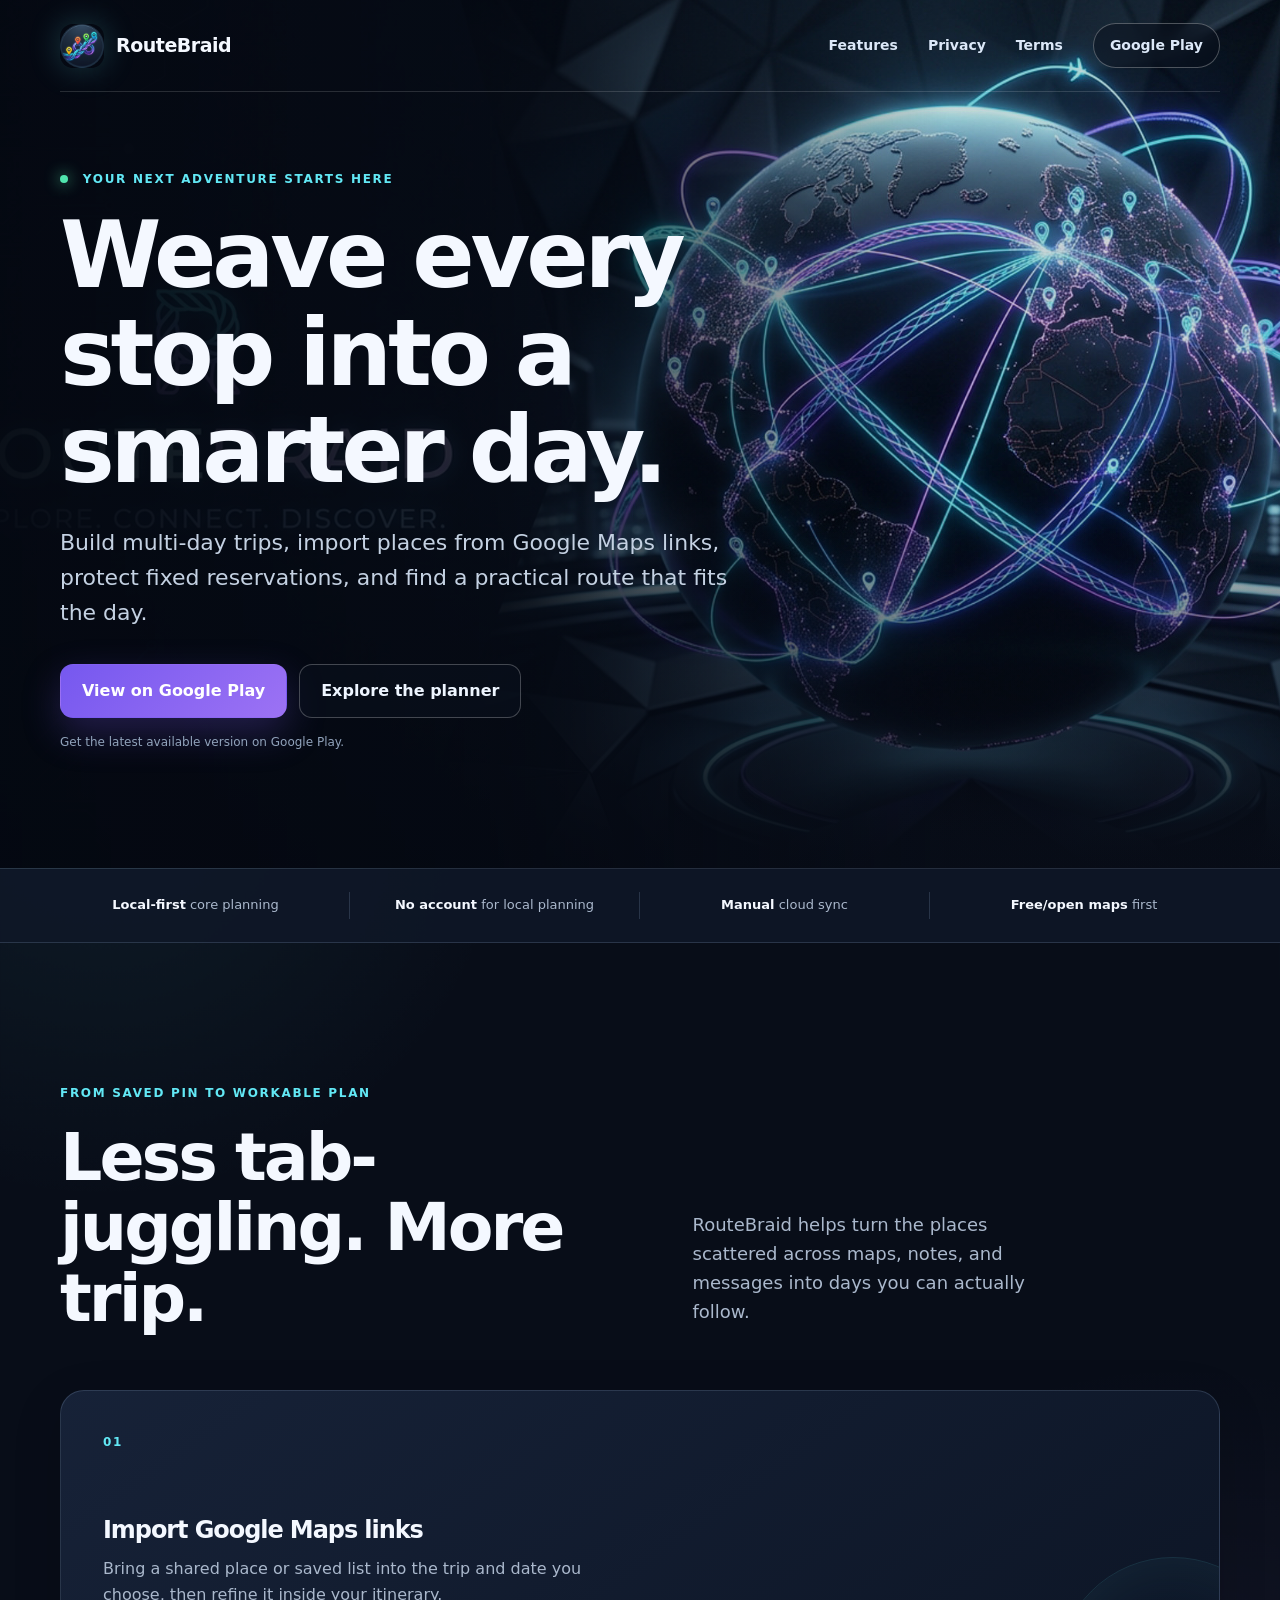
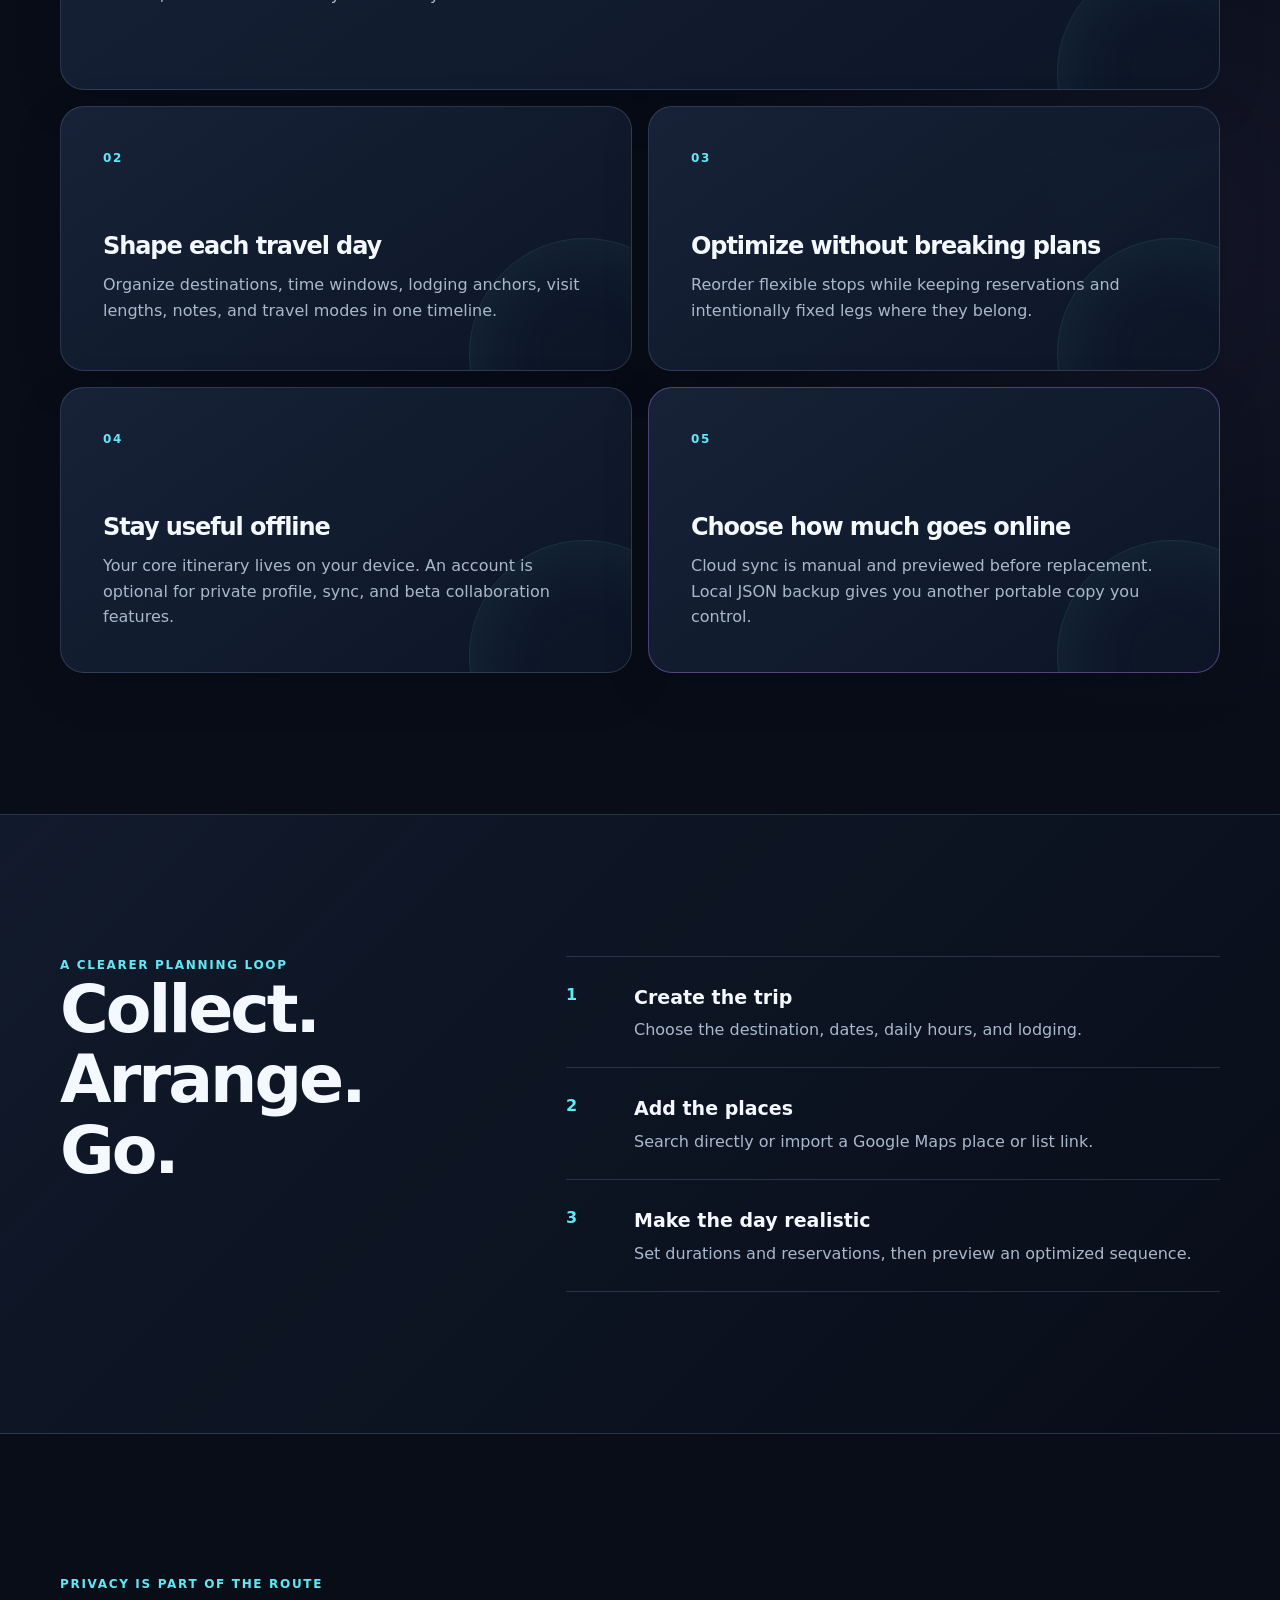
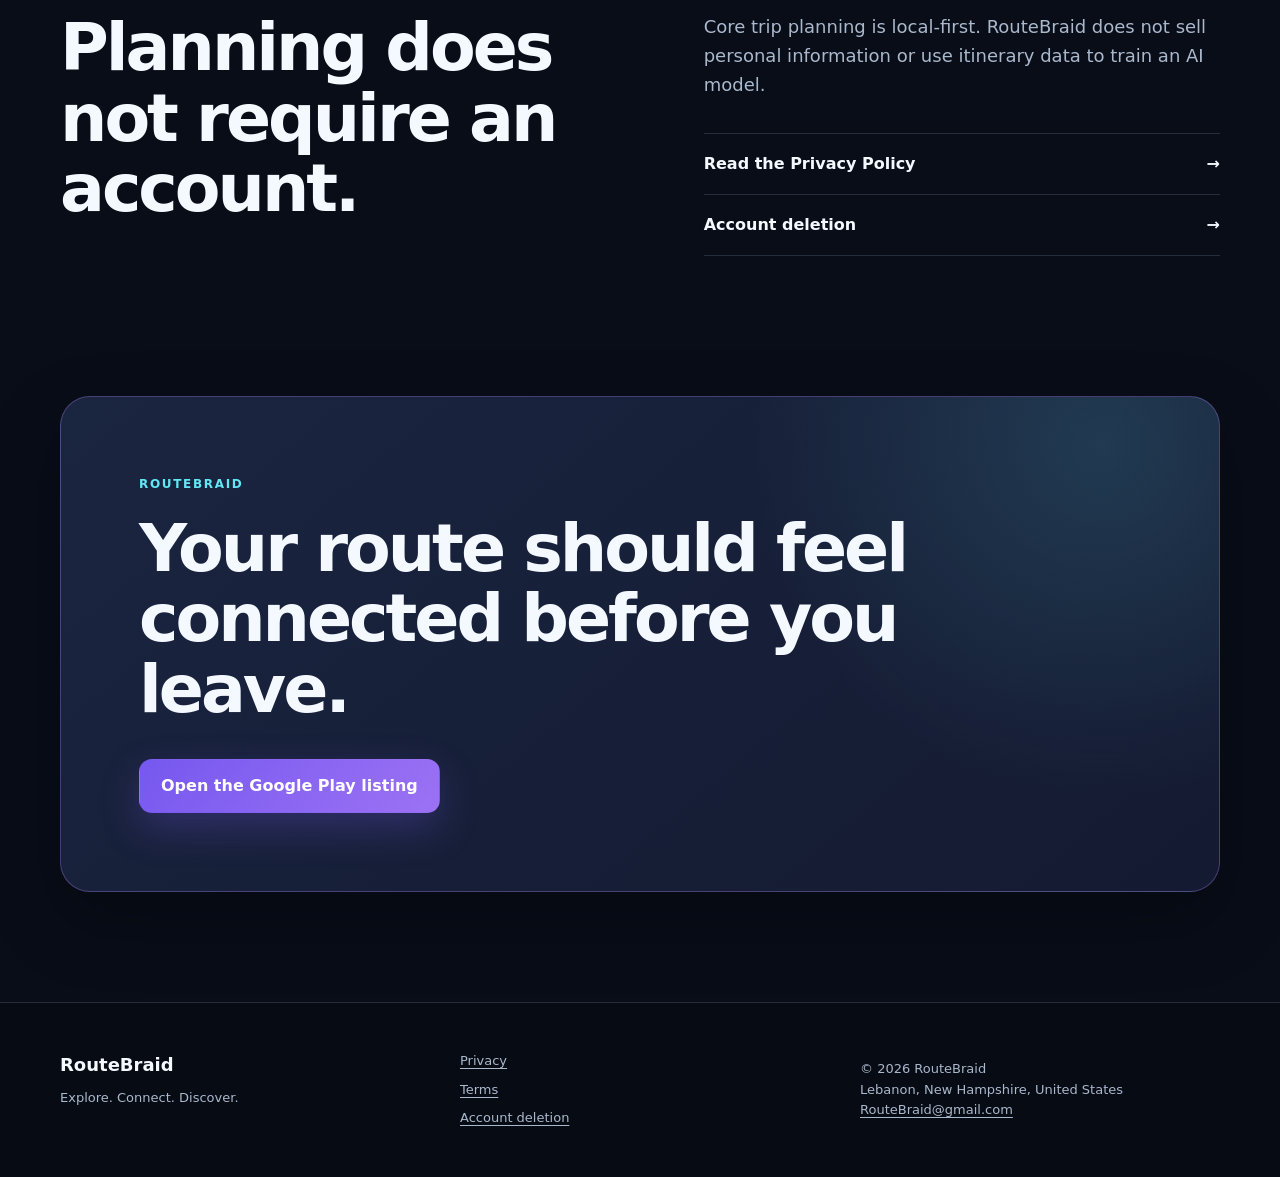
<file: index.html>
<!doctype html>
<html lang="en">
<head>
  <meta charset="utf-8">
  <meta name="viewport" content="width=device-width, initial-scale=1">
  <meta name="theme-color" content="#0b1020">
  <meta name="description" content="RouteBraid is a privacy-first, local-first trip planner for importing places, organizing multi-day itineraries, and optimizing daily routes.">
  <meta property="og:type" content="website">
  <meta property="og:title" content="RouteBraid — weave a smarter trip">
  <meta property="og:description" content="Import places, organize every day, and turn scattered stops into a practical route.">
  <meta property="og:image" content="assets/routebraid-hero.jpg">
  <meta name="twitter:card" content="summary_large_image">
  <meta name="twitter:title" content="RouteBraid — weave a smarter trip">
  <meta name="twitter:description" content="Import places, organize every day, and turn scattered stops into a practical route.">
  <meta name="twitter:image" content="assets/routebraid-hero.jpg">
  <title>RouteBraid — Smart, private trip planning</title>
  <link rel="icon" href="assets/app-icon.png">
  <link rel="stylesheet" href="assets/styles.css">
</head>
<body>
  <a class="skip-link" href="#main">Skip to content</a>
  <header class="site-header">
    <a class="brand" href="./" aria-label="RouteBraid home">
      <img src="assets/app-icon.png" alt="" width="44" height="44">
      <span>RouteBraid</span>
    </a>
    <nav class="site-nav" aria-label="Primary navigation">
      <a href="#features">Features</a>
      <a href="privacy/">Privacy</a>
      <a href="terms/">Terms</a>
      <a class="nav-cta" href="https://play.google.com/store/apps/details?id=com.routebraid.app" rel="noopener">Google Play</a>
    </nav>
  </header>

  <main id="main">
    <section class="hero" aria-labelledby="hero-title">
      <div class="hero-image" role="img" aria-label="Glowing braided travel routes circling a globe"></div>
      <div class="hero-shade"></div>
      <div class="hero-content shell">
        <p class="eyebrow"><span class="status-dot"></span> Your next adventure starts here</p>
        <h1 id="hero-title">Weave every stop into a smarter day.</h1>
        <p class="hero-copy">Build multi-day trips, import places from Google Maps links, protect fixed reservations, and find a practical route that fits the day.</p>
        <div class="hero-actions">
          <a class="button button-primary" href="https://play.google.com/store/apps/details?id=com.routebraid.app" rel="noopener">View on Google Play</a>
          <a class="button button-quiet" href="#features">Explore the planner</a>
        </div>
        <p class="availability">Get the latest available version on Google Play.</p>
      </div>
    </section>

    <section class="signal-strip" aria-label="RouteBraid highlights">
      <div class="shell signal-grid">
        <span><strong>Local-first</strong> core planning</span>
        <span><strong>No account</strong> for local planning</span>
        <span><strong>Manual</strong> cloud sync</span>
        <span><strong>Free/open maps</strong> first</span>
      </div>
    </section>

    <section class="section shell" id="features" aria-labelledby="features-title">
      <div class="section-heading">
        <p class="eyebrow">From saved pin to workable plan</p>
        <h2 id="features-title">Less tab-juggling. More trip.</h2>
        <p>RouteBraid helps turn the places scattered across maps, notes, and messages into days you can actually follow.</p>
      </div>
      <div class="feature-grid">
        <article class="feature-card feature-wide">
          <span class="feature-number">01</span>
          <h3>Import Google Maps links</h3>
          <p>Bring a shared place or saved list into the trip and date you choose, then refine it inside your itinerary.</p>
        </article>
        <article class="feature-card">
          <span class="feature-number">02</span>
          <h3>Shape each travel day</h3>
          <p>Organize destinations, time windows, lodging anchors, visit lengths, notes, and travel modes in one timeline.</p>
        </article>
        <article class="feature-card">
          <span class="feature-number">03</span>
          <h3>Optimize without breaking plans</h3>
          <p>Reorder flexible stops while keeping reservations and intentionally fixed legs where they belong.</p>
        </article>
        <article class="feature-card">
          <span class="feature-number">04</span>
          <h3>Stay useful offline</h3>
          <p>Your core itinerary lives on your device. An account is optional for private profile, sync, and beta collaboration features.</p>
        </article>
        <article class="feature-card feature-accent">
          <span class="feature-number">05</span>
          <h3>Choose how much goes online</h3>
          <p>Cloud sync is manual and previewed before replacement. Local JSON backup gives you another portable copy you control.</p>
        </article>
      </div>
    </section>

    <section class="section process-section" aria-labelledby="process-title">
      <div class="shell process-layout">
        <div class="section-heading compact">
          <p class="eyebrow">A clearer planning loop</p>
          <h2 id="process-title">Collect. Arrange. Go.</h2>
        </div>
        <ol class="process-list">
          <li><span>1</span><div><strong>Create the trip</strong><p>Choose the destination, dates, daily hours, and lodging.</p></div></li>
          <li><span>2</span><div><strong>Add the places</strong><p>Search directly or import a Google Maps place or list link.</p></div></li>
          <li><span>3</span><div><strong>Make the day realistic</strong><p>Set durations and reservations, then preview an optimized sequence.</p></div></li>
        </ol>
      </div>
    </section>

    <section class="section shell privacy-panel" aria-labelledby="privacy-title">
      <div>
        <p class="eyebrow">Privacy is part of the route</p>
        <h2 id="privacy-title">Planning does not require an account.</h2>
      </div>
      <div class="privacy-copy">
        <p>Core trip planning is local-first. RouteBraid does not sell personal information or use itinerary data to train an AI model.</p>
        <div class="text-links">
          <a href="privacy/">Read the Privacy Policy <span aria-hidden="true">→</span></a>
          <a href="account-deletion/">Account deletion <span aria-hidden="true">→</span></a>
        </div>
      </div>
    </section>

    <section class="section shell final-cta" aria-labelledby="cta-title">
      <p class="eyebrow">RouteBraid</p>
      <h2 id="cta-title">Your route should feel connected before you leave.</h2>
      <a class="button button-primary" href="https://play.google.com/store/apps/details?id=com.routebraid.app" rel="noopener">Open the Google Play listing</a>
    </section>
  </main>

  <footer class="site-footer">
    <div class="shell footer-grid">
      <div><strong>RouteBraid</strong><p>Explore. Connect. Discover.</p></div>
      <nav aria-label="Legal navigation">
        <a href="privacy/">Privacy</a>
        <a href="terms/">Terms</a>
        <a href="account-deletion/">Account deletion</a>
      </nav>
      <p>© 2026 RouteBraid<br>Lebanon, New Hampshire, United States<br><a href="mailto:RouteBraid@gmail.com">RouteBraid@gmail.com</a></p>
    </div>
  </footer>
</body>
</html>
</file>
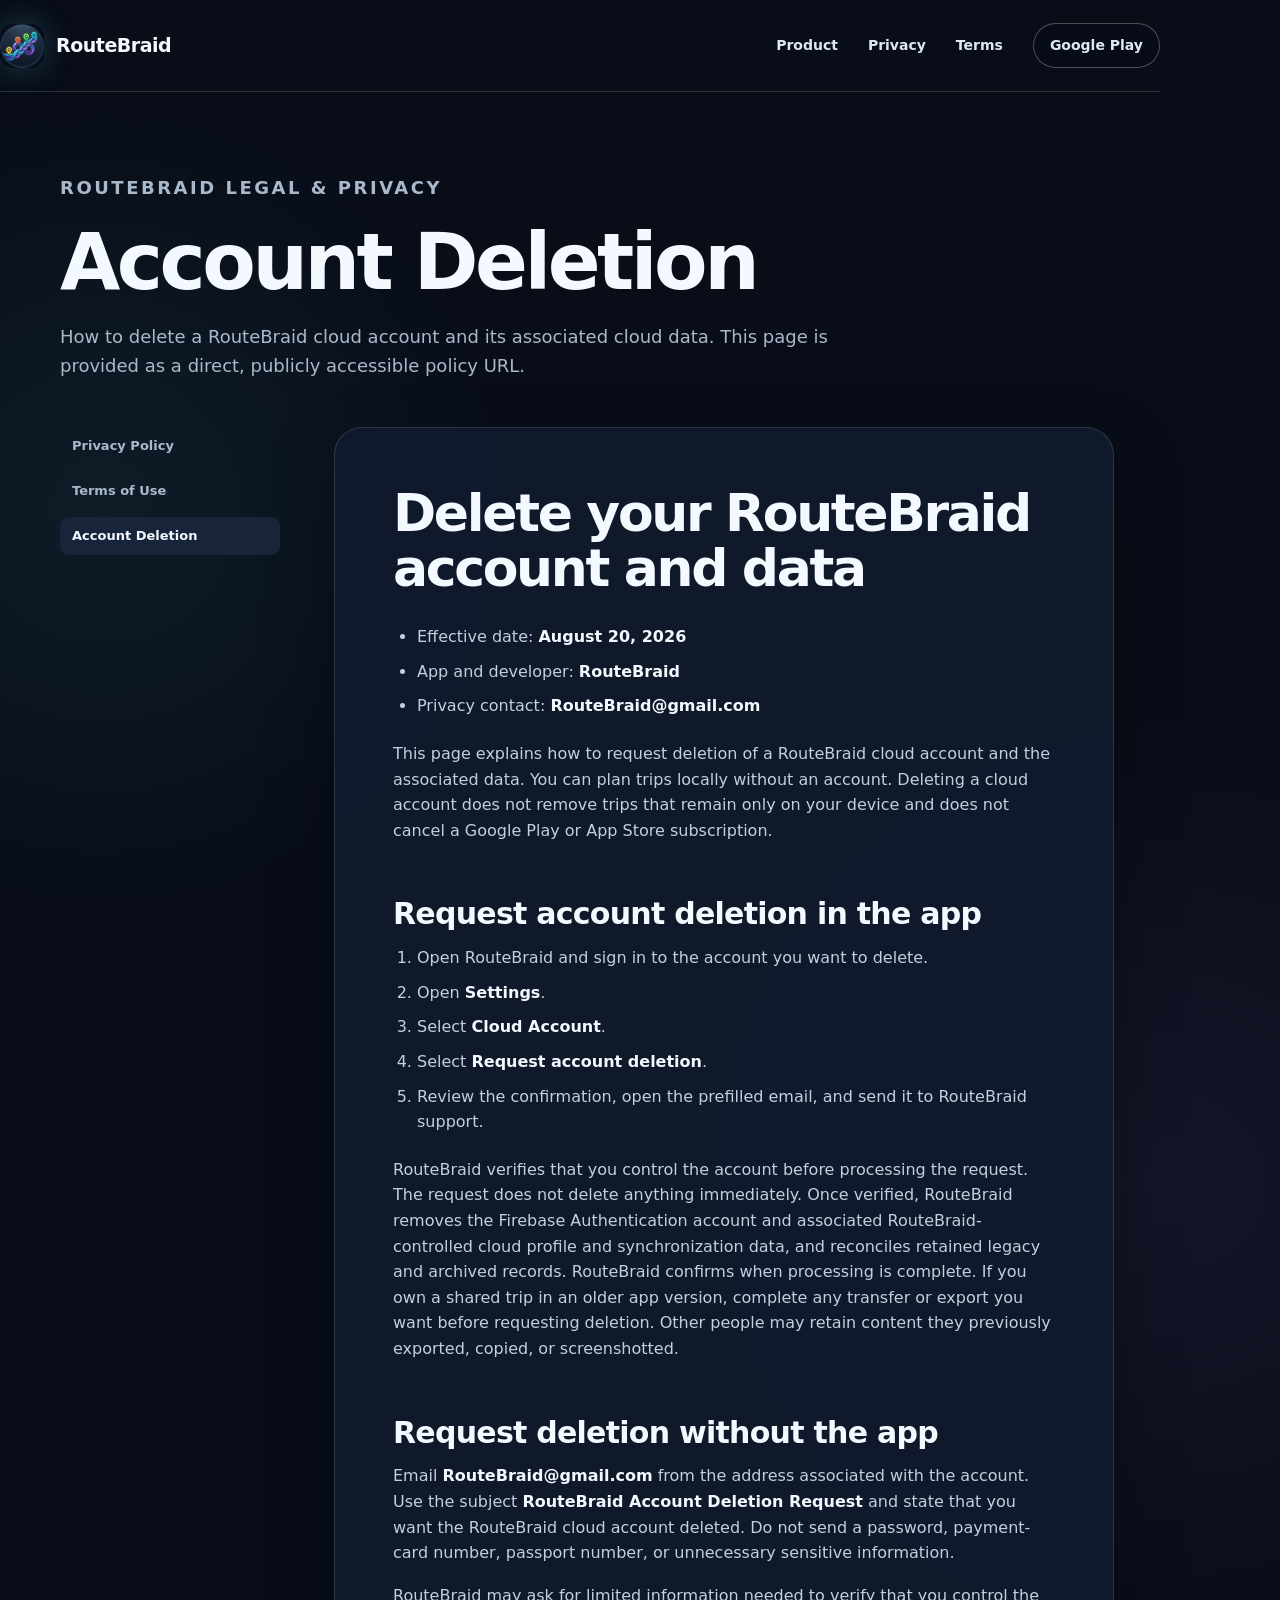
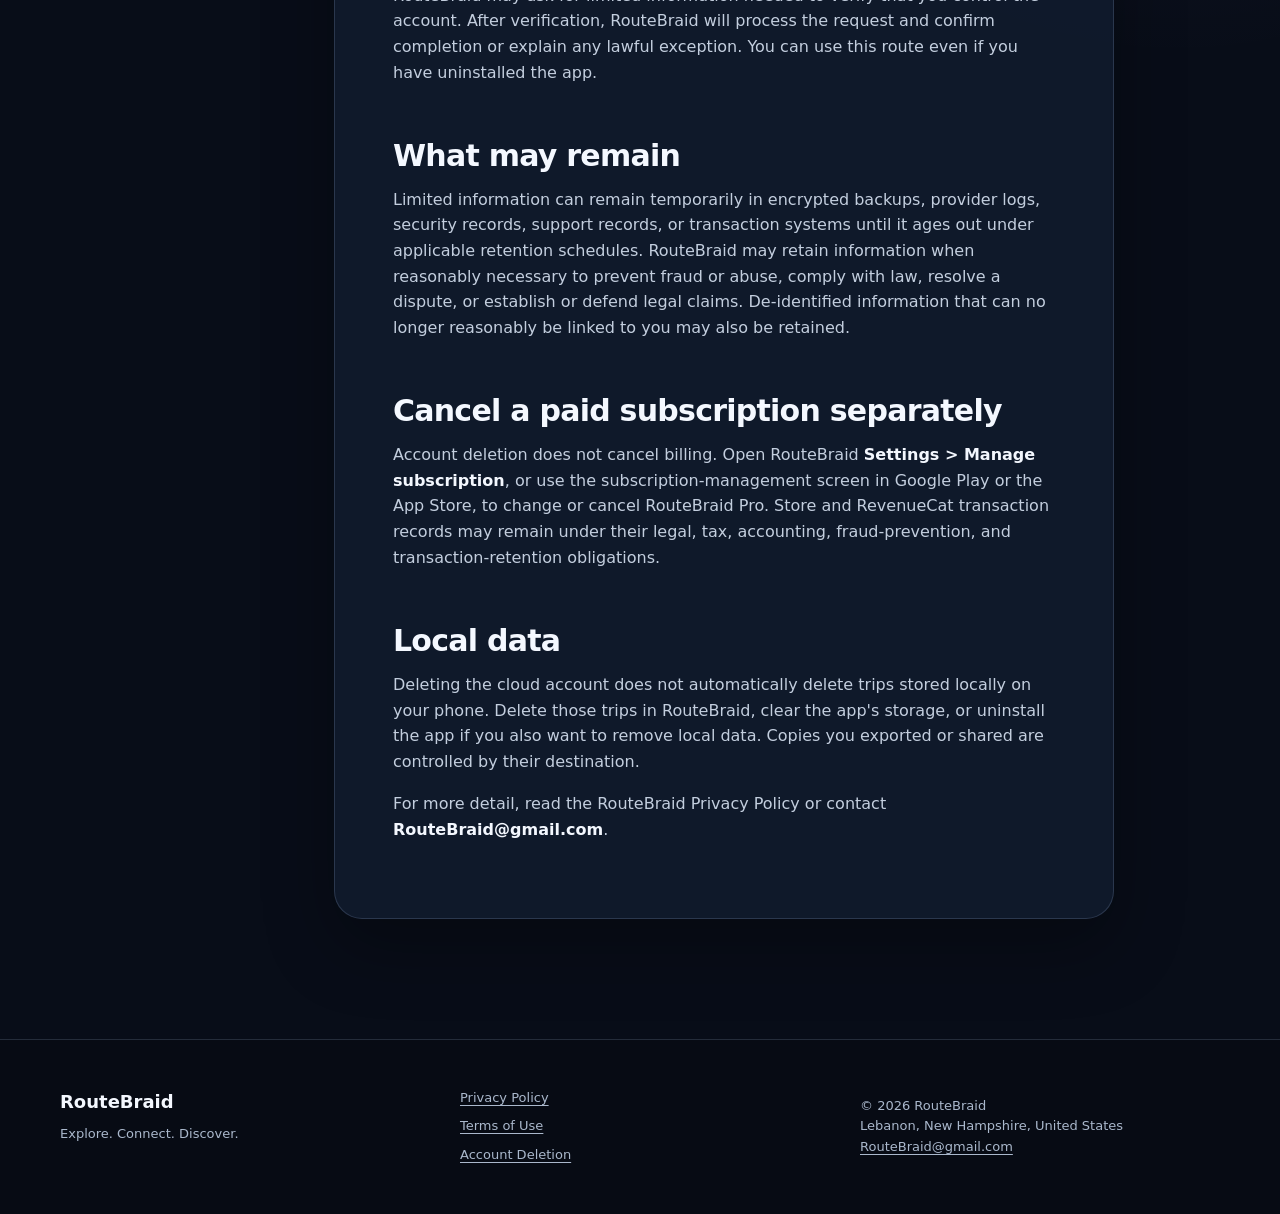
<file: account-deletion/index.html>
<!doctype html>
<html lang="en">
<head>
  <meta charset="utf-8">
  <meta name="viewport" content="width=device-width, initial-scale=1">
  <meta name="theme-color" content="#0b1020">
  <meta name="description" content="How to delete a RouteBraid cloud account and its associated cloud data.">
  <meta property="og:type" content="article">
  <meta property="og:title" content="Account Deletion · RouteBraid">
  <meta property="og:description" content="How to delete a RouteBraid cloud account and its associated cloud data.">
  <title>Account Deletion · RouteBraid</title>
  <link rel="icon" href="../assets/app-icon.png">
  <link rel="stylesheet" href="../assets/styles.css">
</head>
<body class="legal-page">
  <a class="skip-link" href="#document">Skip to document</a>
  <header class="site-header">
    <a class="brand" href="../" aria-label="RouteBraid home">
      <img src="../assets/app-icon.png" alt="" width="44" height="44">
      <span>RouteBraid</span>
    </a>
    <nav class="site-nav" aria-label="Primary navigation">
      <a href="../">Product</a>
      <a href="../privacy/">Privacy</a>
      <a href="../terms/">Terms</a>
      <a class="nav-cta" href="https://play.google.com/store/apps/details?id=com.routebraid.app" rel="noopener">Google Play</a>
    </nav>
  </header>
  <main class="legal-main shell">
    <header class="legal-intro">
      <p class="eyebrow">RouteBraid legal &amp; privacy</p>
      <h1>Account Deletion</h1>
      <p>How to delete a RouteBraid cloud account and its associated cloud data. This page is provided as a direct, publicly accessible policy URL.</p>
    </header>
    <div class="legal-layout">
      <nav class="legal-side" aria-label="Legal documents">
        <a href="../privacy/">Privacy Policy</a>
<a href="../terms/">Terms of Use</a>
<a href="../account-deletion/" aria-current="page">Account Deletion</a>
      </nav>
      <article class="legal-document" id="document">
        <h1>Delete your RouteBraid account and data</h1>
<ul>
<li>Effective date: <strong>August 20, 2026</strong></li>
<li>App and developer: <strong>RouteBraid</strong></li>
<li>Privacy contact: <strong>RouteBraid@gmail.com</strong></li>
</ul>
<p>This page explains how to request deletion of a RouteBraid cloud account and the associated data. You can plan trips locally without an account. Deleting a cloud account does not remove trips that remain only on your device and does not cancel a Google Play or App Store subscription.</p>
<h2>Request account deletion in the app</h2>
<ol>
<li>Open RouteBraid and sign in to the account you want to delete.</li>
<li>Open <strong>Settings</strong>.</li>
<li>Select <strong>Cloud Account</strong>.</li>
<li>Select <strong>Request account deletion</strong>.</li>
<li>Review the confirmation, open the prefilled email, and send it to RouteBraid support.</li>
</ol>
<p>RouteBraid verifies that you control the account before processing the request. The request does not delete anything immediately. Once verified, RouteBraid removes the Firebase Authentication account and associated RouteBraid-controlled cloud profile and synchronization data, and reconciles retained legacy and archived records. RouteBraid confirms when processing is complete. If you own a shared trip in an older app version, complete any transfer or export you want before requesting deletion. Other people may retain content they previously exported, copied, or screenshotted.</p>
<h2>Request deletion without the app</h2>
<p>Email <strong>RouteBraid@gmail.com</strong> from the address associated with the account. Use the subject <strong>RouteBraid Account Deletion Request</strong> and state that you want the RouteBraid cloud account deleted. Do not send a password, payment-card number, passport number, or unnecessary sensitive information.</p>
<p>RouteBraid may ask for limited information needed to verify that you control the account. After verification, RouteBraid will process the request and confirm completion or explain any lawful exception. You can use this route even if you have uninstalled the app.</p>
<h2>What may remain</h2>
<p>Limited information can remain temporarily in encrypted backups, provider logs, security records, support records, or transaction systems until it ages out under applicable retention schedules. RouteBraid may retain information when reasonably necessary to prevent fraud or abuse, comply with law, resolve a dispute, or establish or defend legal claims. De-identified information that can no longer reasonably be linked to you may also be retained.</p>
<h2>Cancel a paid subscription separately</h2>
<p>Account deletion does not cancel billing. Open RouteBraid <strong>Settings &gt; Manage subscription</strong>, or use the subscription-management screen in Google Play or the App Store, to change or cancel RouteBraid Pro. Store and RevenueCat transaction records may remain under their legal, tax, accounting, fraud-prevention, and transaction-retention obligations.</p>
<h2>Local data</h2>
<p>Deleting the cloud account does not automatically delete trips stored locally on your phone. Delete those trips in RouteBraid, clear the app's storage, or uninstall the app if you also want to remove local data. Copies you exported or shared are controlled by their destination.</p>
<p>For more detail, read the RouteBraid Privacy Policy or contact <strong>RouteBraid@gmail.com</strong>.</p>
      </article>
    </div>
  </main>
  <footer class="site-footer">
    <div class="shell footer-grid">
      <div><strong>RouteBraid</strong><p>Explore. Connect. Discover.</p></div>
      <nav aria-label="Legal navigation"><a href="../privacy/">Privacy Policy</a>
<a href="../terms/">Terms of Use</a>
<a href="../account-deletion/" aria-current="page">Account Deletion</a></nav>
      <p>© 2026 RouteBraid<br>Lebanon, New Hampshire, United States<br><a href="mailto:RouteBraid@gmail.com">RouteBraid@gmail.com</a></p>
    </div>
  </footer>
</body>
</html>
</file>
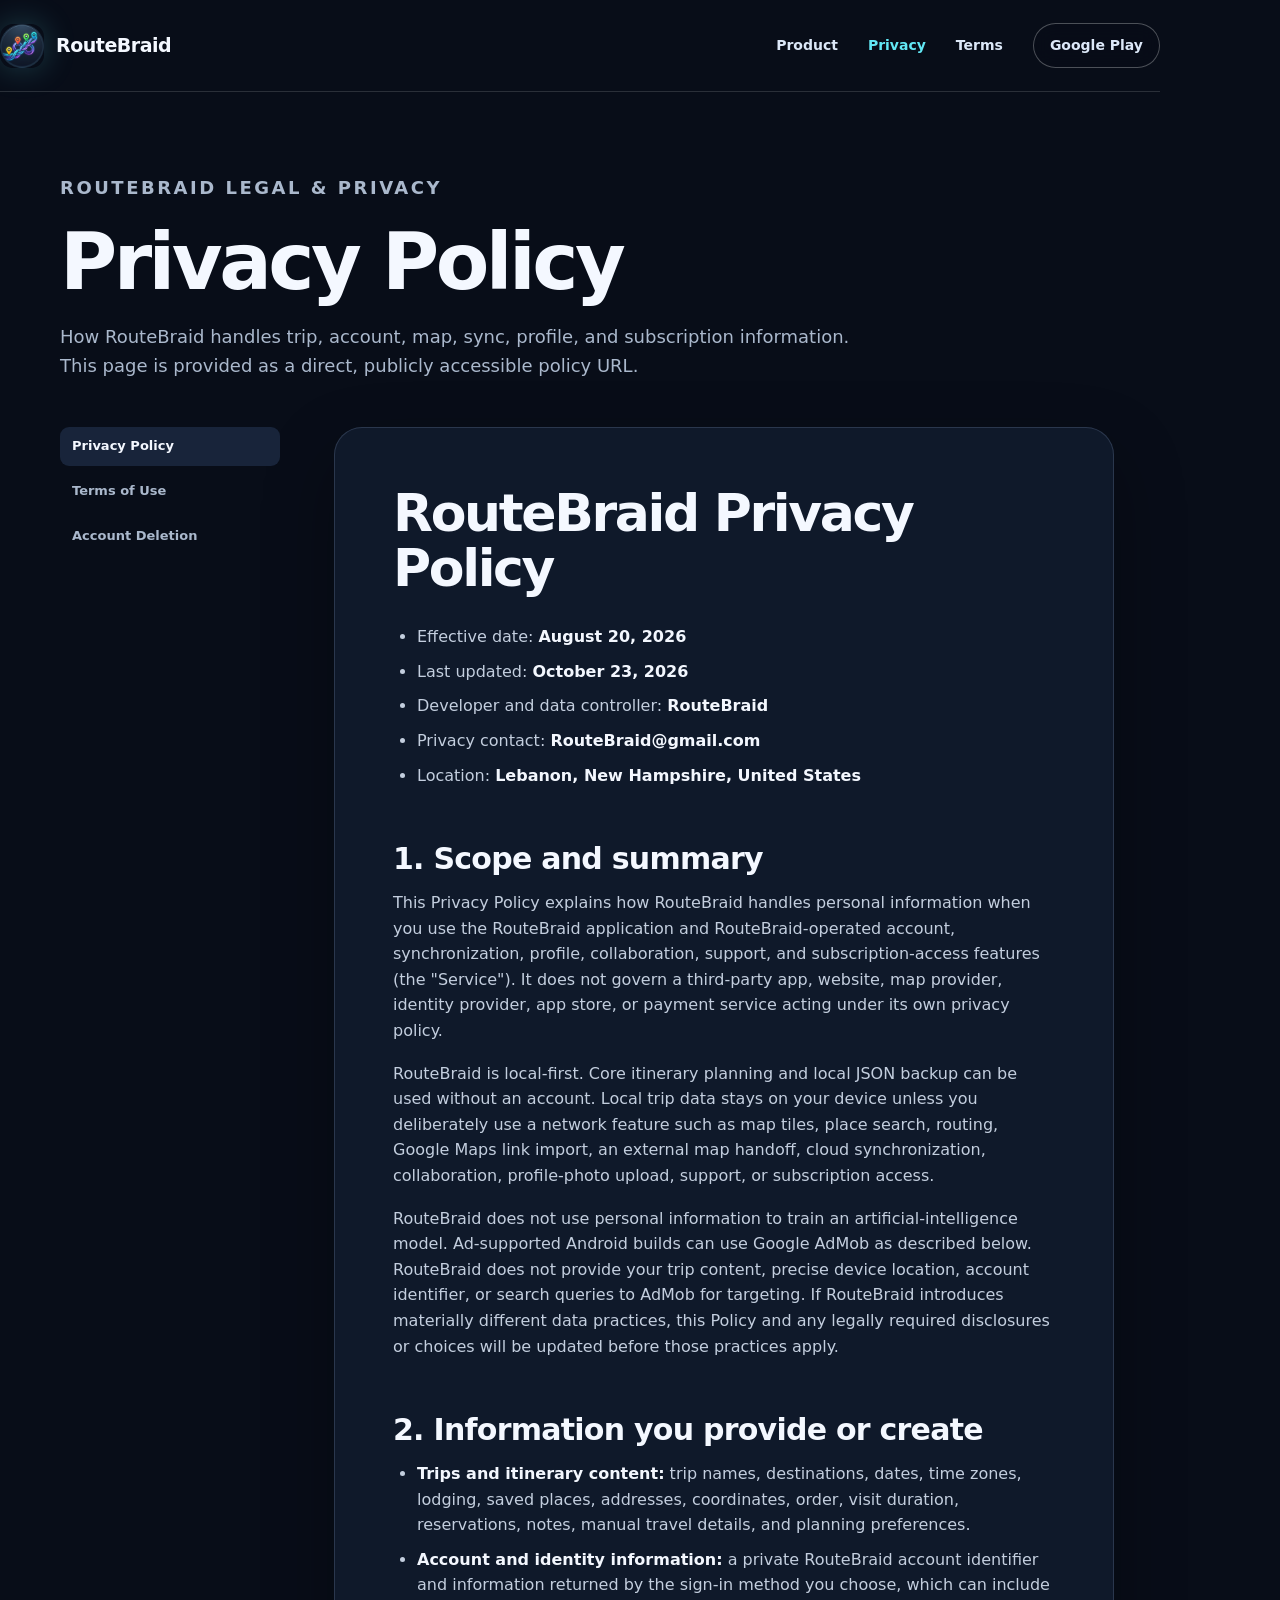
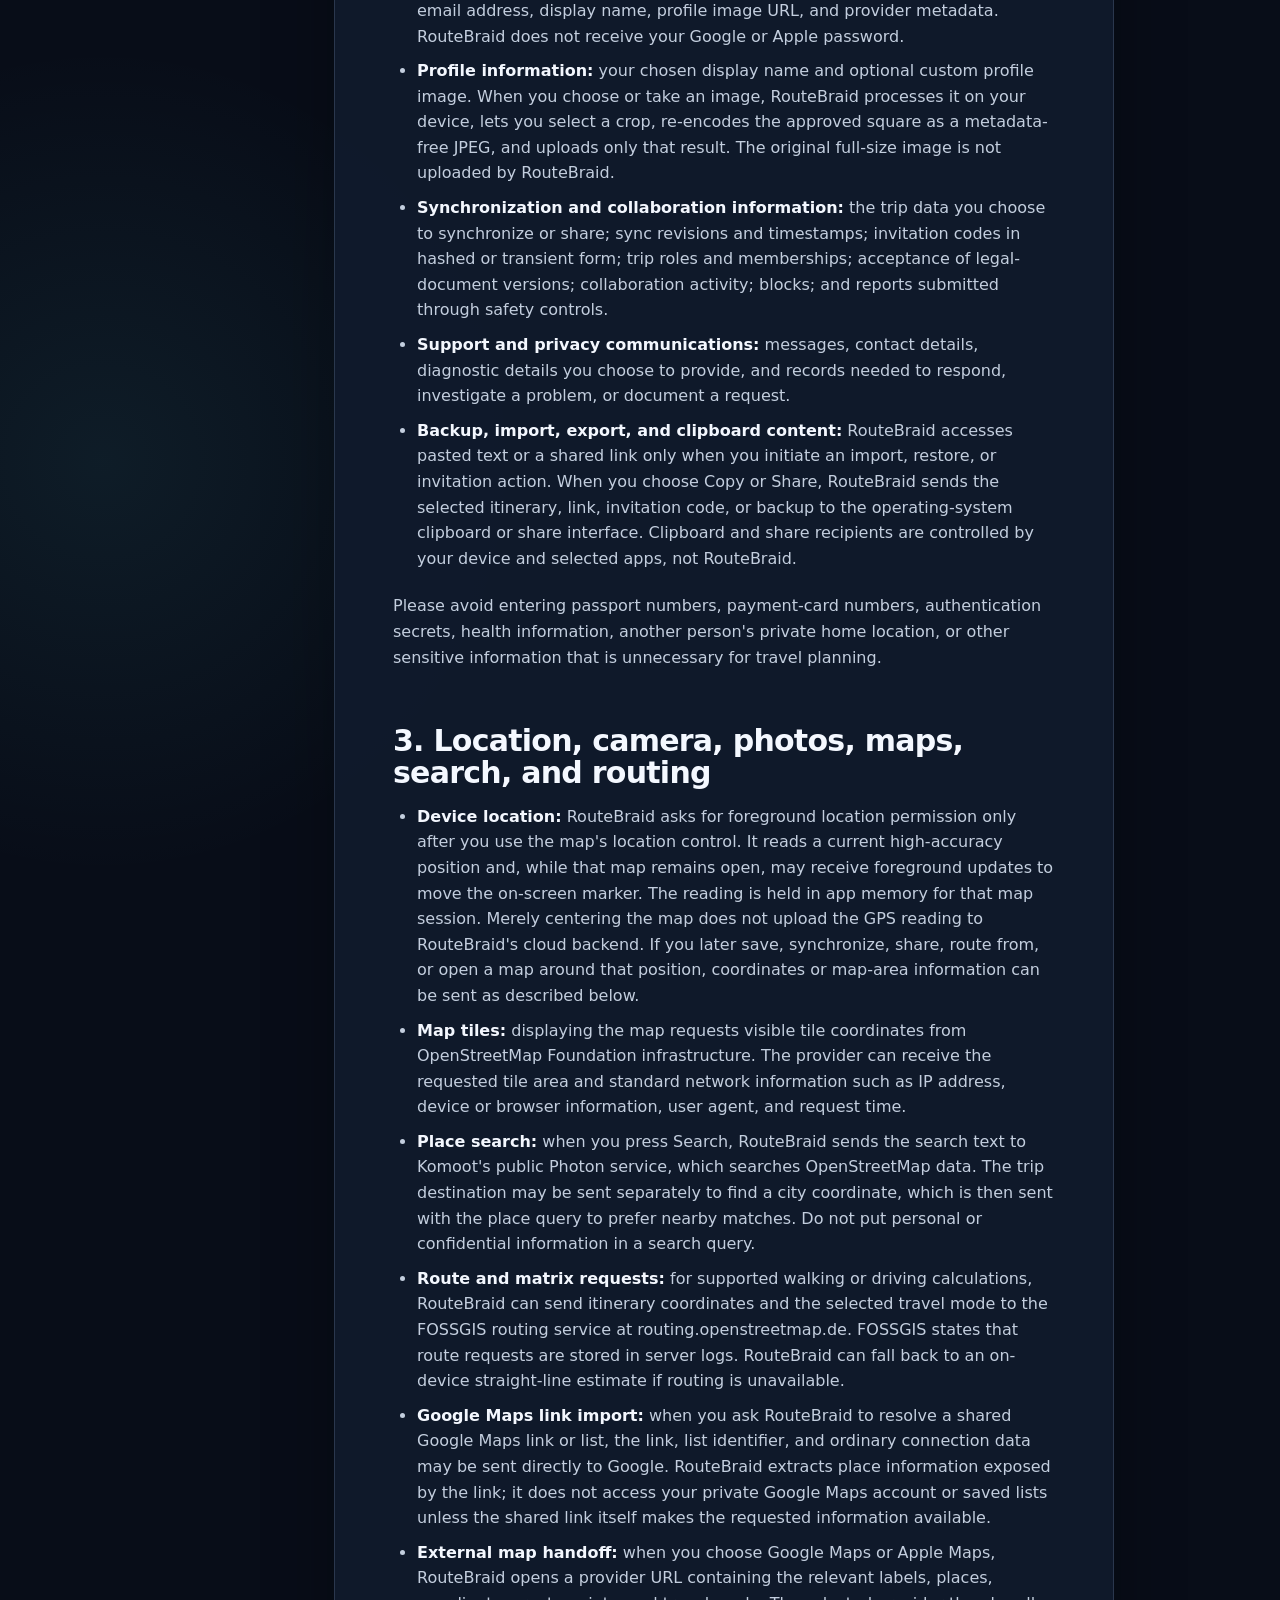
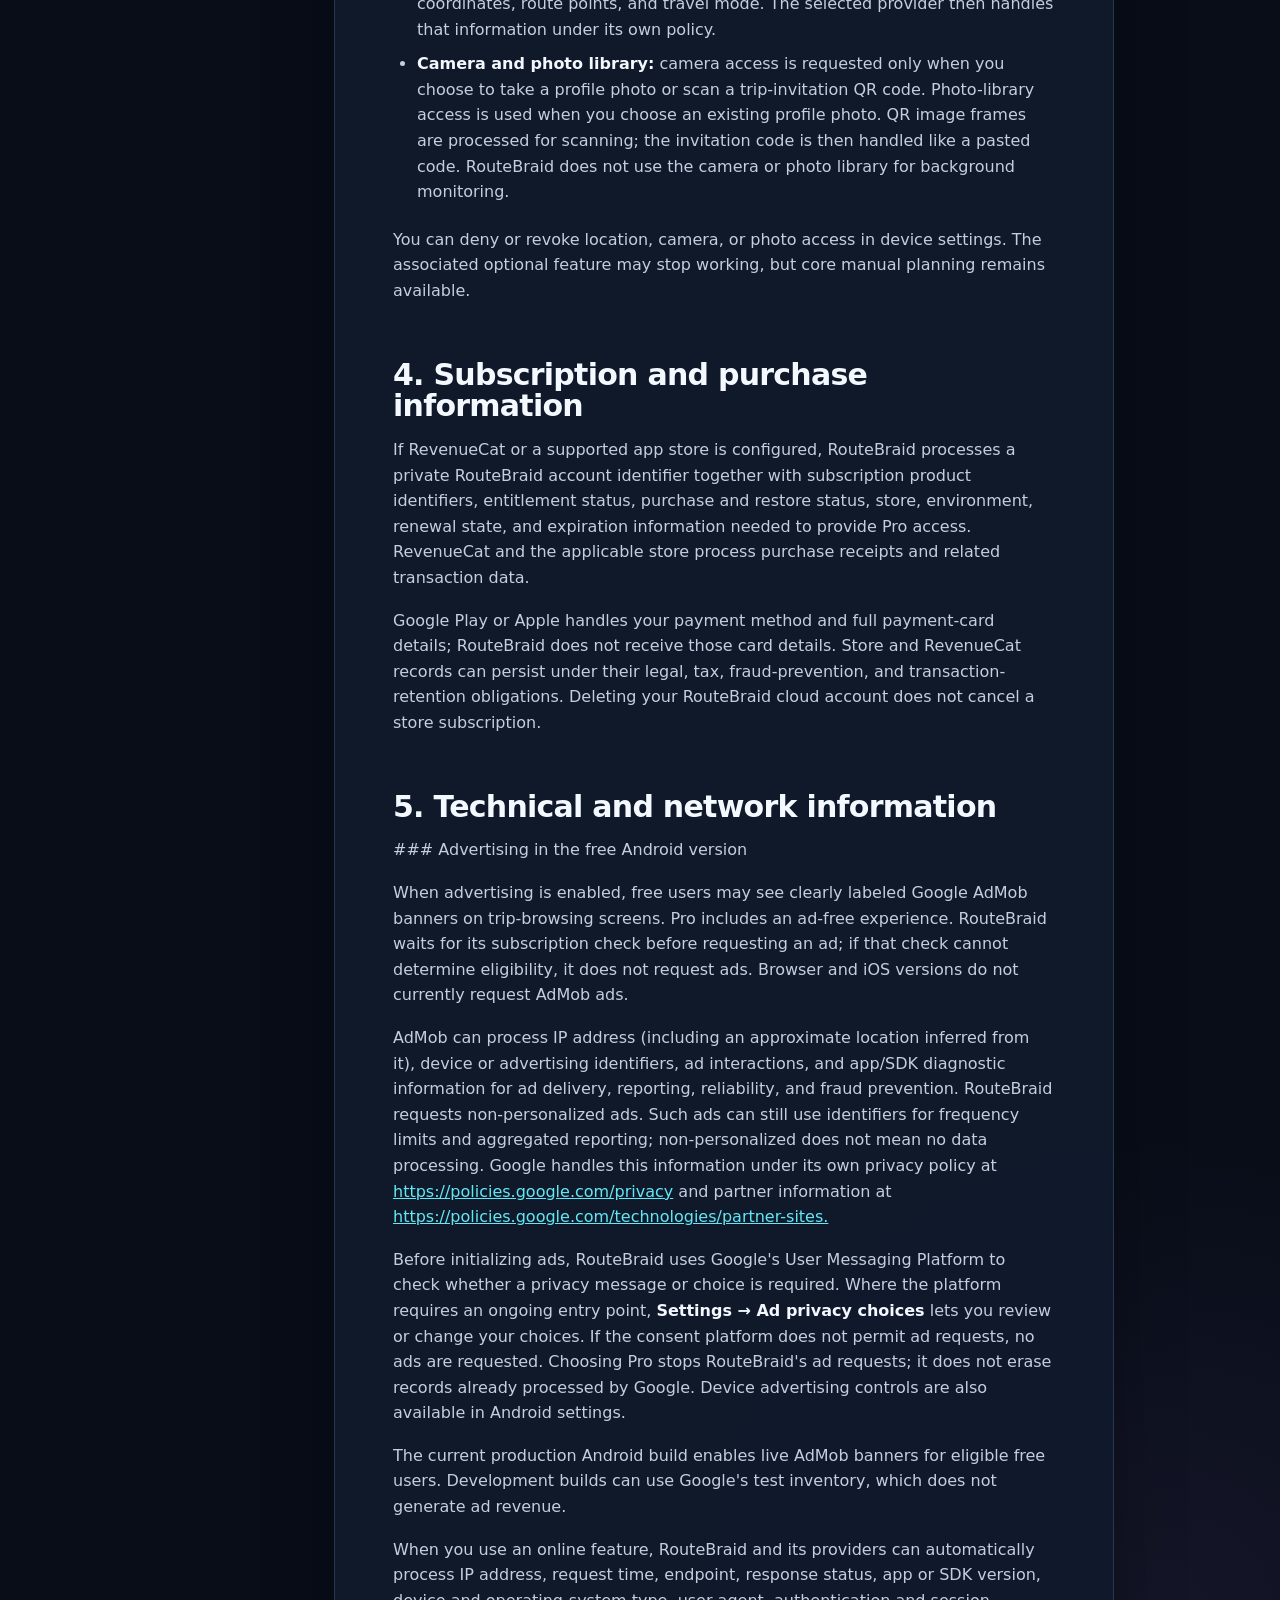
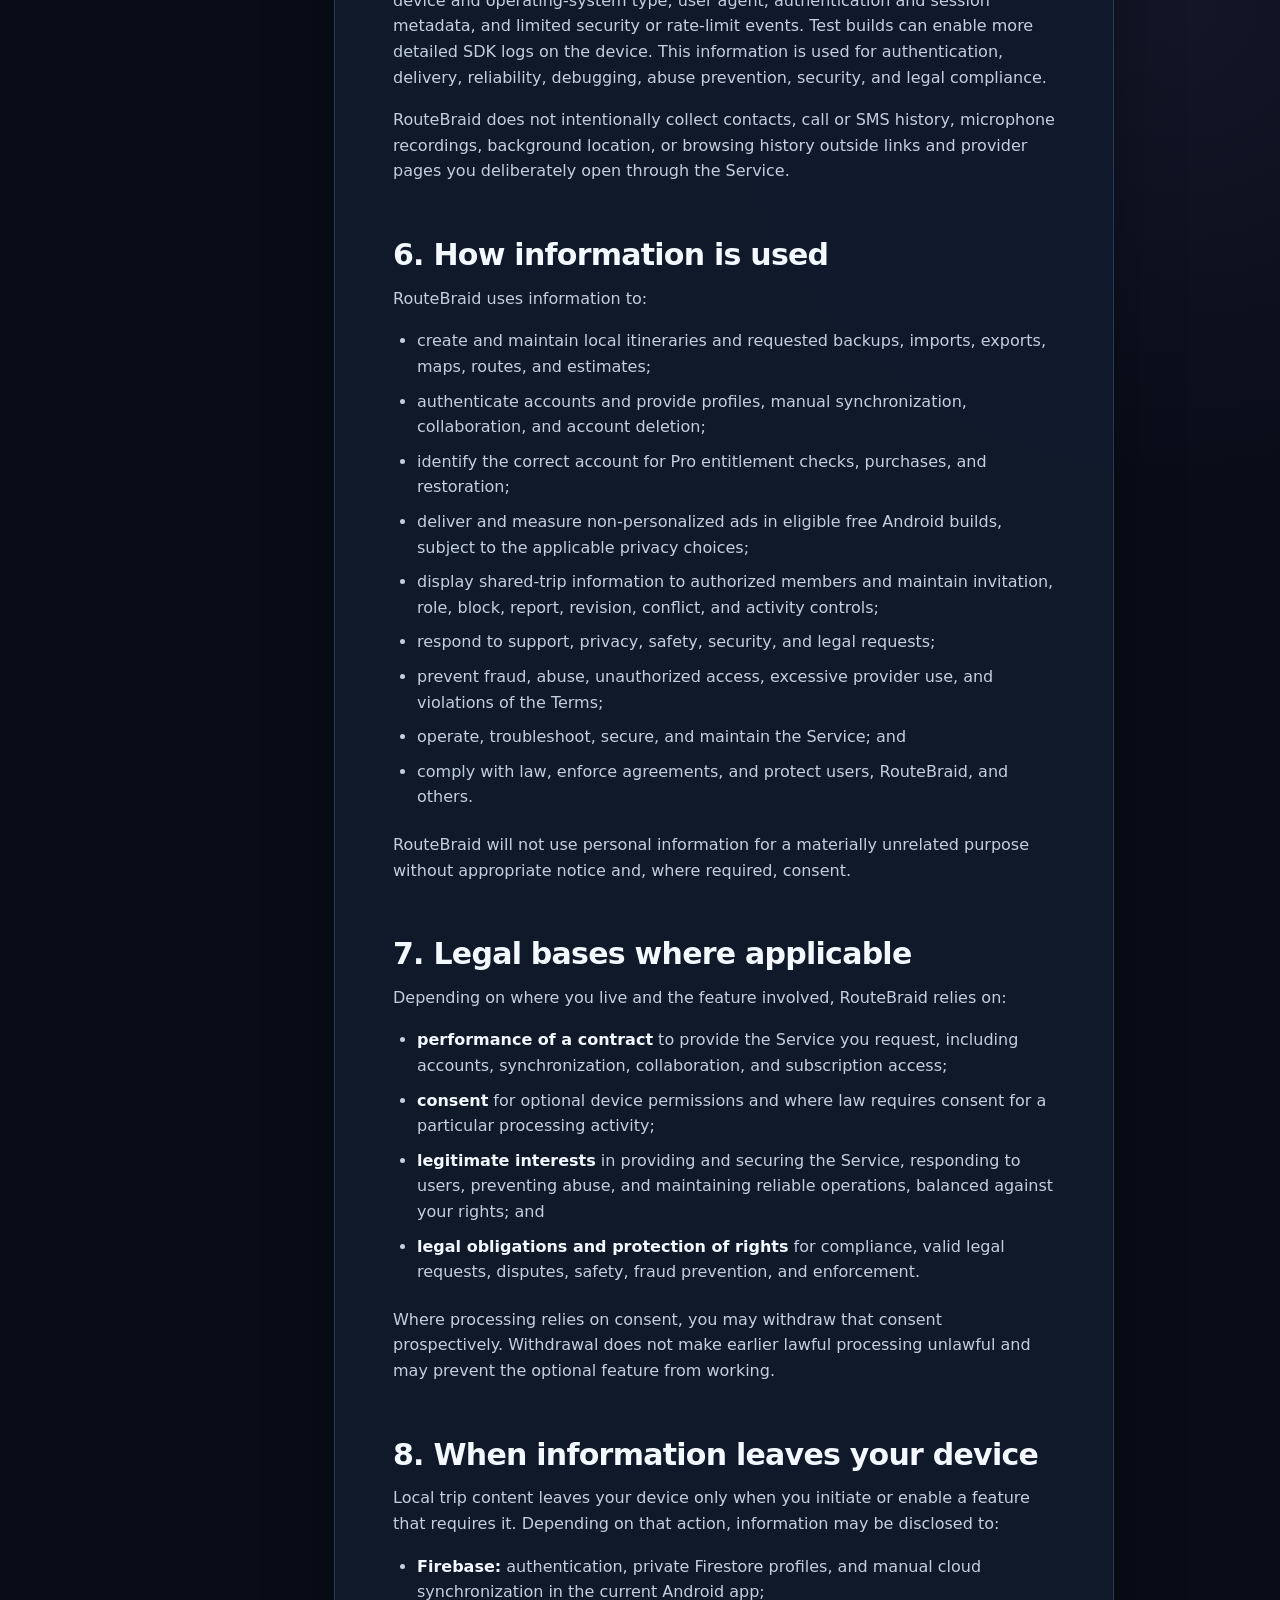
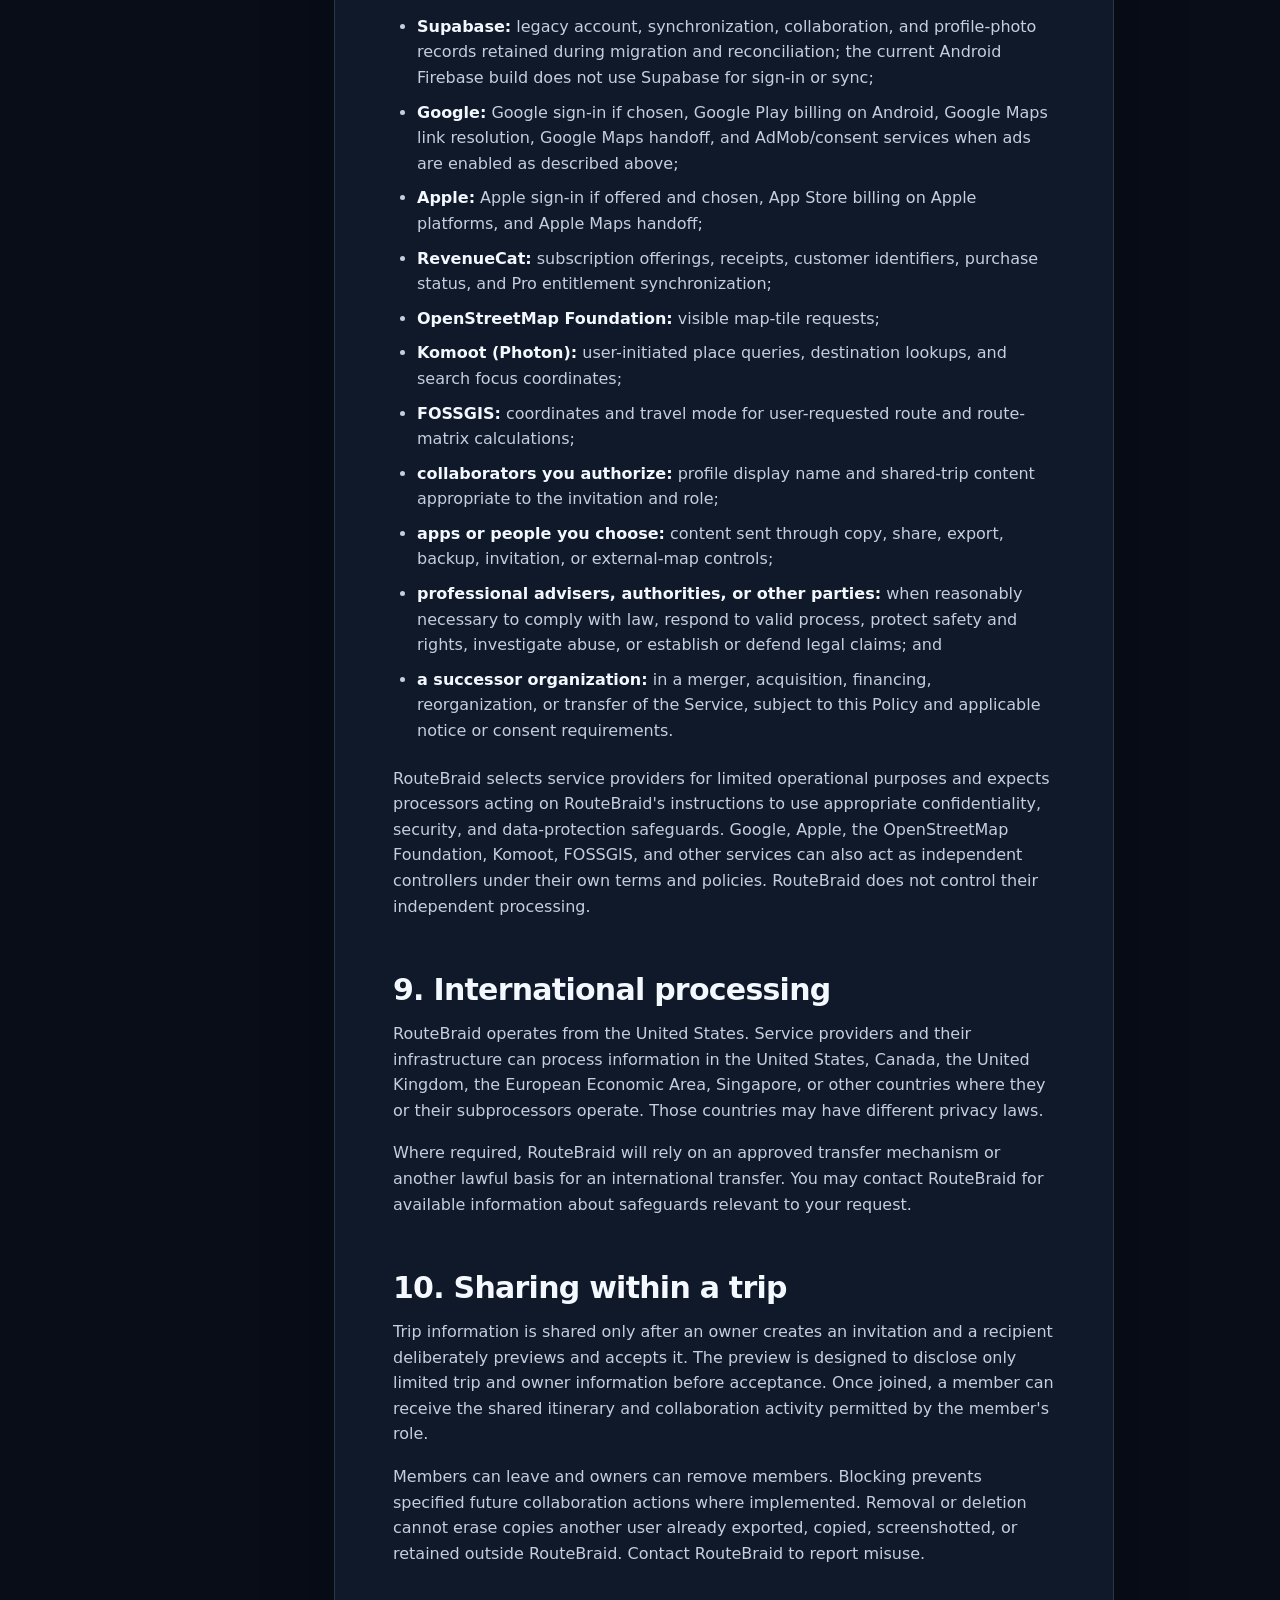
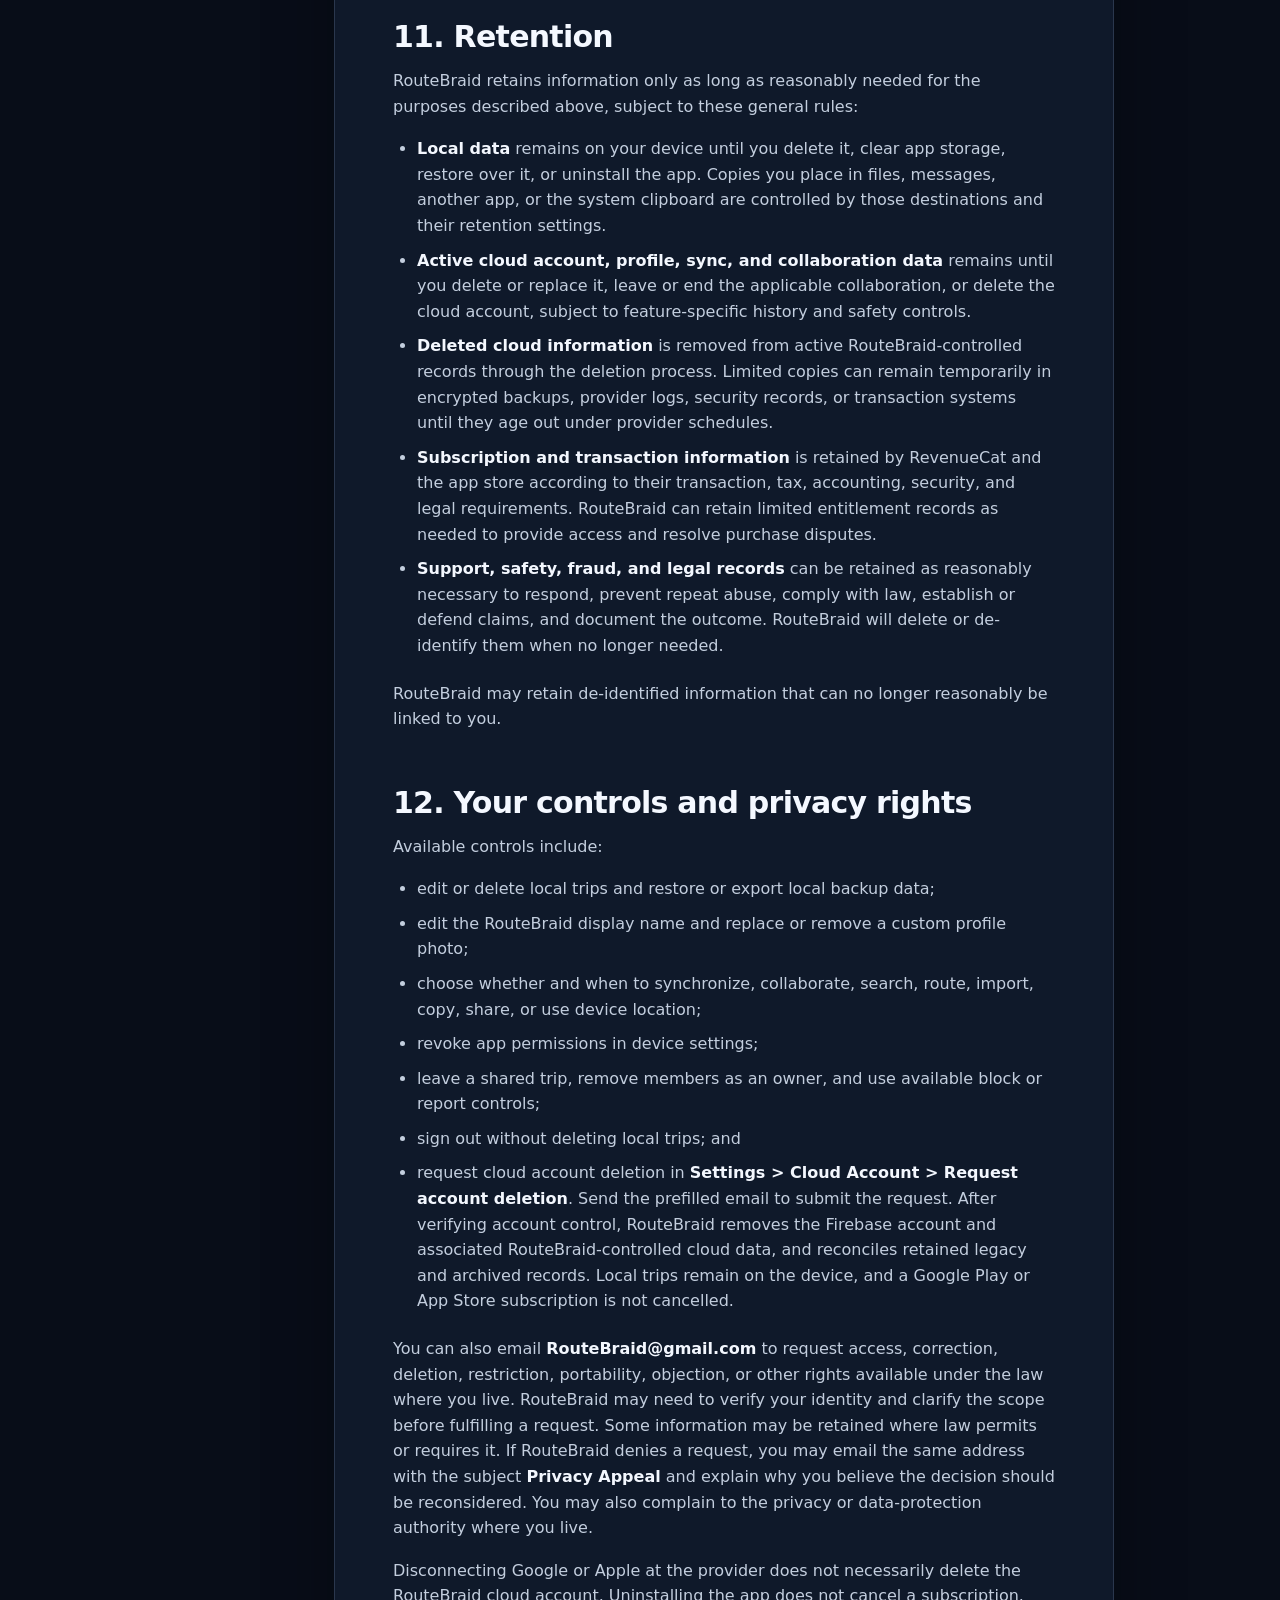
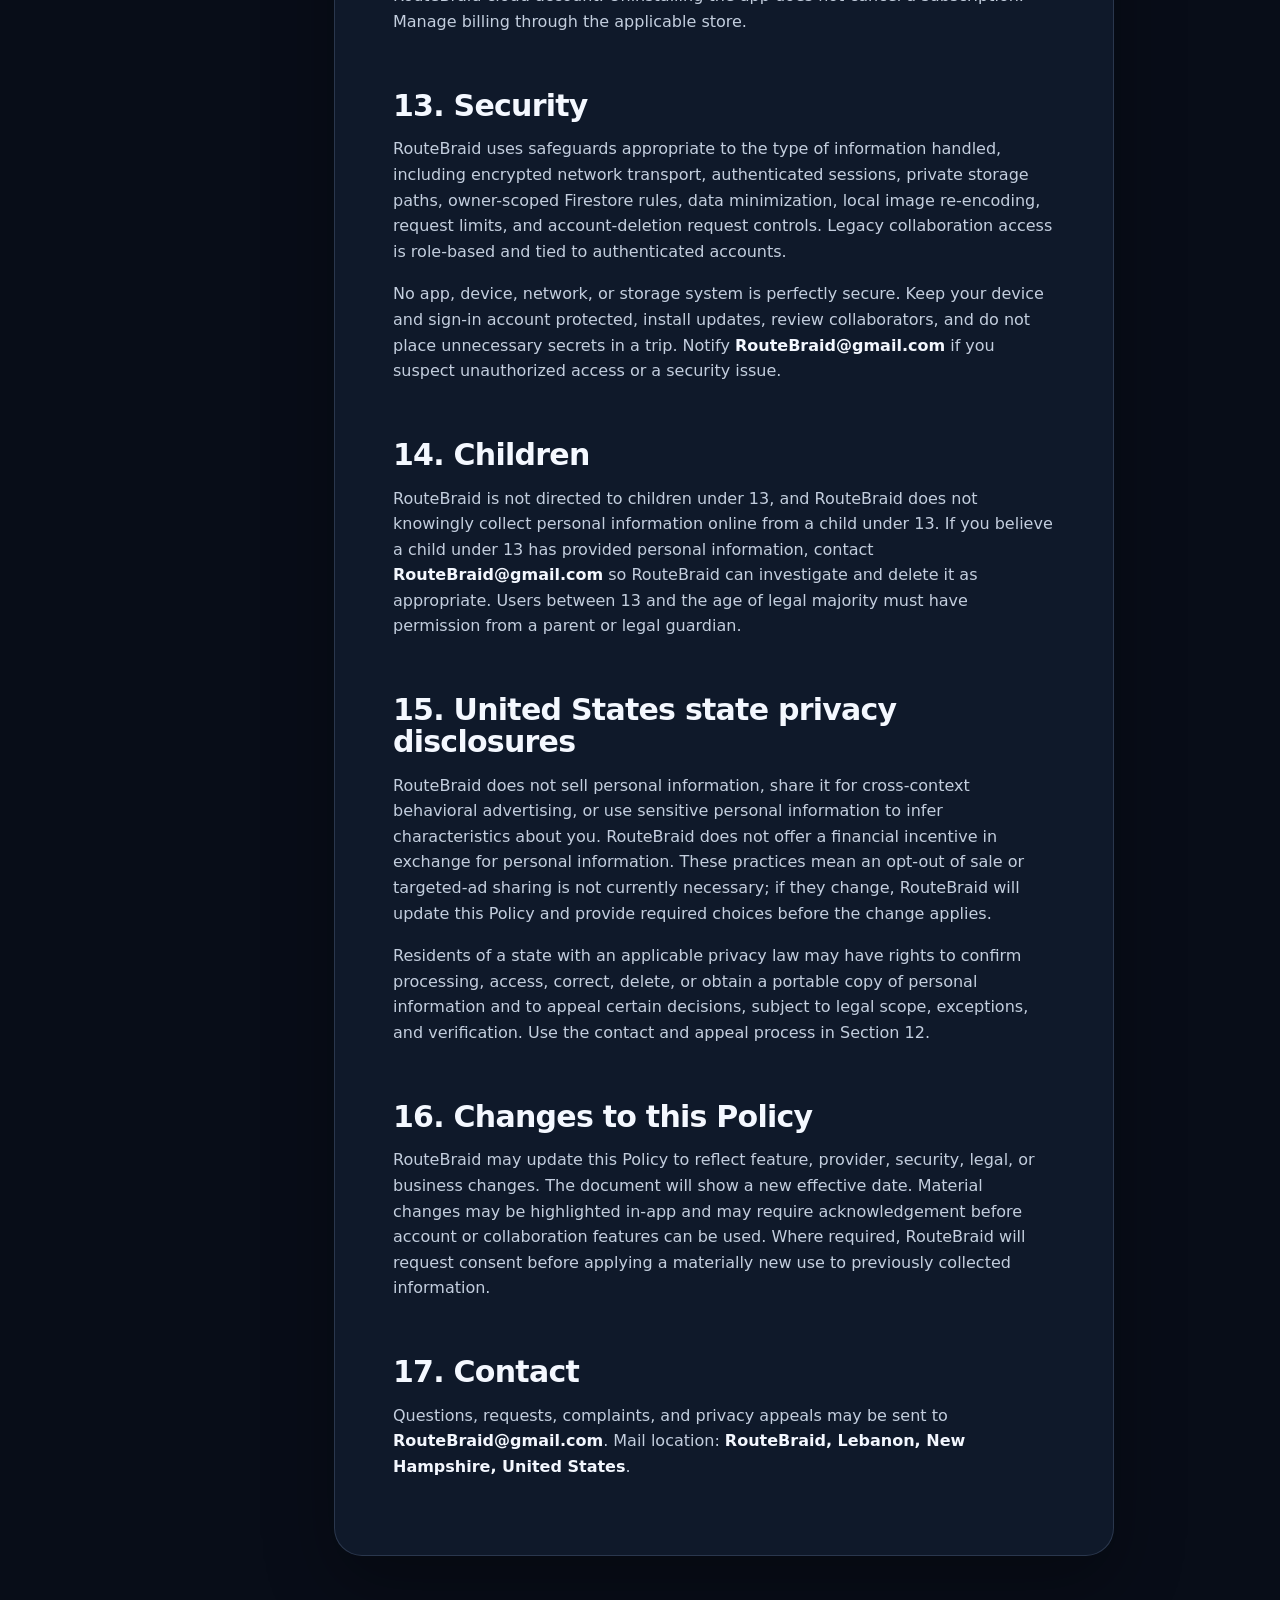
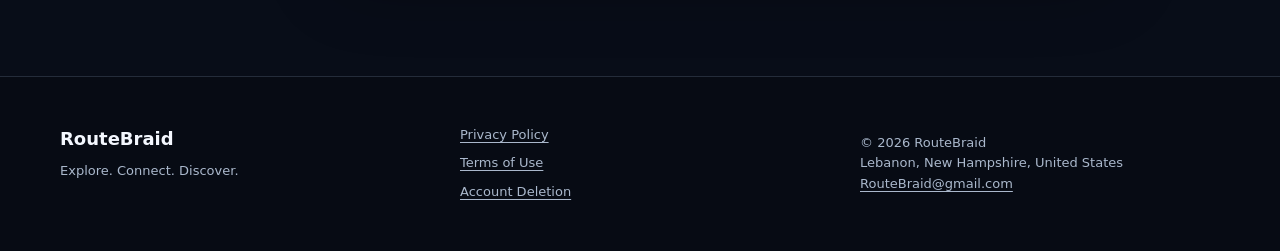
<file: privacy/index.html>
<!doctype html>
<html lang="en">
<head>
  <meta charset="utf-8">
  <meta name="viewport" content="width=device-width, initial-scale=1">
  <meta name="theme-color" content="#0b1020">
  <meta name="description" content="How RouteBraid handles trip, account, map, sync, profile, and subscription information.">
  <meta property="og:type" content="article">
  <meta property="og:title" content="Privacy Policy · RouteBraid">
  <meta property="og:description" content="How RouteBraid handles trip, account, map, sync, profile, and subscription information.">
  <title>Privacy Policy · RouteBraid</title>
  <link rel="icon" href="../assets/app-icon.png">
  <link rel="stylesheet" href="../assets/styles.css">
</head>
<body class="legal-page">
  <a class="skip-link" href="#document">Skip to document</a>
  <header class="site-header">
    <a class="brand" href="../" aria-label="RouteBraid home">
      <img src="../assets/app-icon.png" alt="" width="44" height="44">
      <span>RouteBraid</span>
    </a>
    <nav class="site-nav" aria-label="Primary navigation">
      <a href="../">Product</a>
      <a href="../privacy/" aria-current="page">Privacy</a>
      <a href="../terms/">Terms</a>
      <a class="nav-cta" href="https://play.google.com/store/apps/details?id=com.routebraid.app" rel="noopener">Google Play</a>
    </nav>
  </header>
  <main class="legal-main shell">
    <header class="legal-intro">
      <p class="eyebrow">RouteBraid legal &amp; privacy</p>
      <h1>Privacy Policy</h1>
      <p>How RouteBraid handles trip, account, map, sync, profile, and subscription information. This page is provided as a direct, publicly accessible policy URL.</p>
    </header>
    <div class="legal-layout">
      <nav class="legal-side" aria-label="Legal documents">
        <a href="../privacy/" aria-current="page">Privacy Policy</a>
<a href="../terms/">Terms of Use</a>
<a href="../account-deletion/">Account Deletion</a>
      </nav>
      <article class="legal-document" id="document">
        <h1>RouteBraid Privacy Policy</h1>
<ul>
<li>Effective date: <strong>August 20, 2026</strong></li>
<li>Last updated: <strong>October 23, 2026</strong></li>
<li>Developer and data controller: <strong>RouteBraid</strong></li>
<li>Privacy contact: <strong>RouteBraid@gmail.com</strong></li>
<li>Location: <strong>Lebanon, New Hampshire, United States</strong></li>
</ul>
<h2>1. Scope and summary</h2>
<p>This Privacy Policy explains how RouteBraid handles personal information when you use the RouteBraid application and RouteBraid-operated account, synchronization, profile, collaboration, support, and subscription-access features (the &quot;Service&quot;). It does not govern a third-party app, website, map provider, identity provider, app store, or payment service acting under its own privacy policy.</p>
<p>RouteBraid is local-first. Core itinerary planning and local JSON backup can be used without an account. Local trip data stays on your device unless you deliberately use a network feature such as map tiles, place search, routing, Google Maps link import, an external map handoff, cloud synchronization, collaboration, profile-photo upload, support, or subscription access.</p>
<p>RouteBraid does not use personal information to train an artificial-intelligence model. Ad-supported Android builds can use Google AdMob as described below. RouteBraid does not provide your trip content, precise device location, account identifier, or search queries to AdMob for targeting. If RouteBraid introduces materially different data practices, this Policy and any legally required disclosures or choices will be updated before those practices apply.</p>
<h2>2. Information you provide or create</h2>
<ul>
<li><strong>Trips and itinerary content:</strong> trip names, destinations, dates, time zones, lodging, saved places, addresses, coordinates, order, visit duration, reservations, notes, manual travel details, and planning preferences.</li>
<li><strong>Account and identity information:</strong> a private RouteBraid account identifier and information returned by the sign-in method you choose, which can include email address, display name, profile image URL, and provider metadata. RouteBraid does not receive your Google or Apple password.</li>
<li><strong>Profile information:</strong> your chosen display name and optional custom profile image. When you choose or take an image, RouteBraid processes it on your device, lets you select a crop, re-encodes the approved square as a metadata-free JPEG, and uploads only that result. The original full-size image is not uploaded by RouteBraid.</li>
<li><strong>Synchronization and collaboration information:</strong> the trip data you choose to synchronize or share; sync revisions and timestamps; invitation codes in hashed or transient form; trip roles and memberships; acceptance of legal-document versions; collaboration activity; blocks; and reports submitted through safety controls.</li>
<li><strong>Support and privacy communications:</strong> messages, contact details, diagnostic details you choose to provide, and records needed to respond, investigate a problem, or document a request.</li>
<li><strong>Backup, import, export, and clipboard content:</strong> RouteBraid accesses pasted text or a shared link only when you initiate an import, restore, or invitation action. When you choose Copy or Share, RouteBraid sends the selected itinerary, link, invitation code, or backup to the operating-system clipboard or share interface. Clipboard and share recipients are controlled by your device and selected apps, not RouteBraid.</li>
</ul>
<p>Please avoid entering passport numbers, payment-card numbers, authentication secrets, health information, another person's private home location, or other sensitive information that is unnecessary for travel planning.</p>
<h2>3. Location, camera, photos, maps, search, and routing</h2>
<ul>
<li><strong>Device location:</strong> RouteBraid asks for foreground location permission only after you use the map's location control. It reads a current high-accuracy position and, while that map remains open, may receive foreground updates to move the on-screen marker. The reading is held in app memory for that map session. Merely centering the map does not upload the GPS reading to RouteBraid's cloud backend. If you later save, synchronize, share, route from, or open a map around that position, coordinates or map-area information can be sent as described below.</li>
<li><strong>Map tiles:</strong> displaying the map requests visible tile coordinates from OpenStreetMap Foundation infrastructure. The provider can receive the requested tile area and standard network information such as IP address, device or browser information, user agent, and request time.</li>
<li><strong>Place search:</strong> when you press Search, RouteBraid sends the search text to Komoot's public Photon service, which searches OpenStreetMap data. The trip destination may be sent separately to find a city coordinate, which is then sent with the place query to prefer nearby matches. Do not put personal or confidential information in a search query.</li>
<li><strong>Route and matrix requests:</strong> for supported walking or driving calculations, RouteBraid can send itinerary coordinates and the selected travel mode to the FOSSGIS routing service at routing.openstreetmap.de. FOSSGIS states that route requests are stored in server logs. RouteBraid can fall back to an on-device straight-line estimate if routing is unavailable.</li>
<li><strong>Google Maps link import:</strong> when you ask RouteBraid to resolve a shared Google Maps link or list, the link, list identifier, and ordinary connection data may be sent directly to Google. RouteBraid extracts place information exposed by the link; it does not access your private Google Maps account or saved lists unless the shared link itself makes the requested information available.</li>
<li><strong>External map handoff:</strong> when you choose Google Maps or Apple Maps, RouteBraid opens a provider URL containing the relevant labels, places, coordinates, route points, and travel mode. The selected provider then handles that information under its own policy.</li>
<li><strong>Camera and photo library:</strong> camera access is requested only when you choose to take a profile photo or scan a trip-invitation QR code. Photo-library access is used when you choose an existing profile photo. QR image frames are processed for scanning; the invitation code is then handled like a pasted code. RouteBraid does not use the camera or photo library for background monitoring.</li>
</ul>
<p>You can deny or revoke location, camera, or photo access in device settings. The associated optional feature may stop working, but core manual planning remains available.</p>
<h2>4. Subscription and purchase information</h2>
<p>If RevenueCat or a supported app store is configured, RouteBraid processes a private RouteBraid account identifier together with subscription product identifiers, entitlement status, purchase and restore status, store, environment, renewal state, and expiration information needed to provide Pro access. RevenueCat and the applicable store process purchase receipts and related transaction data.</p>
<p>Google Play or Apple handles your payment method and full payment-card details; RouteBraid does not receive those card details. Store and RevenueCat records can persist under their legal, tax, fraud-prevention, and transaction-retention obligations. Deleting your RouteBraid cloud account does not cancel a store subscription.</p>
<h2>5. Technical and network information</h2>
<p>### Advertising in the free Android version</p>
<p>When advertising is enabled, free users may see clearly labeled Google AdMob banners on trip-browsing screens. Pro includes an ad-free experience. RouteBraid waits for its subscription check before requesting an ad; if that check cannot determine eligibility, it does not request ads. Browser and iOS versions do not currently request AdMob ads.</p>
<p>AdMob can process IP address (including an approximate location inferred from it), device or advertising identifiers, ad interactions, and app/SDK diagnostic information for ad delivery, reporting, reliability, and fraud prevention. RouteBraid requests non-personalized ads. Such ads can still use identifiers for frequency limits and aggregated reporting; non-personalized does not mean no data processing. Google handles this information under its own privacy policy at <a href="https://policies.google.com/privacy" rel="noopener noreferrer">https://policies.google.com/privacy</a> and partner information at <a href="https://policies.google.com/technologies/partner-sites." rel="noopener noreferrer">https://policies.google.com/technologies/partner-sites.</a></p>
<p>Before initializing ads, RouteBraid uses Google's User Messaging Platform to check whether a privacy message or choice is required. Where the platform requires an ongoing entry point, <strong>Settings → Ad privacy choices</strong> lets you review or change your choices. If the consent platform does not permit ad requests, no ads are requested. Choosing Pro stops RouteBraid's ad requests; it does not erase records already processed by Google. Device advertising controls are also available in Android settings.</p>
<p>The current production Android build enables live AdMob banners for eligible free users. Development builds can use Google's test inventory, which does not generate ad revenue.</p>
<p>When you use an online feature, RouteBraid and its providers can automatically process IP address, request time, endpoint, response status, app or SDK version, device and operating-system type, user agent, authentication and session metadata, and limited security or rate-limit events. Test builds can enable more detailed SDK logs on the device. This information is used for authentication, delivery, reliability, debugging, abuse prevention, security, and legal compliance.</p>
<p>RouteBraid does not intentionally collect contacts, call or SMS history, microphone recordings, background location, or browsing history outside links and provider pages you deliberately open through the Service.</p>
<h2>6. How information is used</h2>
<p>RouteBraid uses information to:</p>
<ul>
<li>create and maintain local itineraries and requested backups, imports, exports, maps, routes, and estimates;</li>
<li>authenticate accounts and provide profiles, manual synchronization, collaboration, and account deletion;</li>
<li>identify the correct account for Pro entitlement checks, purchases, and restoration;</li>
<li>deliver and measure non-personalized ads in eligible free Android builds, subject to the applicable privacy choices;</li>
<li>display shared-trip information to authorized members and maintain invitation, role, block, report, revision, conflict, and activity controls;</li>
<li>respond to support, privacy, safety, security, and legal requests;</li>
<li>prevent fraud, abuse, unauthorized access, excessive provider use, and violations of the Terms;</li>
<li>operate, troubleshoot, secure, and maintain the Service; and</li>
<li>comply with law, enforce agreements, and protect users, RouteBraid, and others.</li>
</ul>
<p>RouteBraid will not use personal information for a materially unrelated purpose without appropriate notice and, where required, consent.</p>
<h2>7. Legal bases where applicable</h2>
<p>Depending on where you live and the feature involved, RouteBraid relies on:</p>
<ul>
<li><strong>performance of a contract</strong> to provide the Service you request, including accounts, synchronization, collaboration, and subscription access;</li>
<li><strong>consent</strong> for optional device permissions and where law requires consent for a particular processing activity;</li>
<li><strong>legitimate interests</strong> in providing and securing the Service, responding to users, preventing abuse, and maintaining reliable operations, balanced against your rights; and</li>
<li><strong>legal obligations and protection of rights</strong> for compliance, valid legal requests, disputes, safety, fraud prevention, and enforcement.</li>
</ul>
<p>Where processing relies on consent, you may withdraw that consent prospectively. Withdrawal does not make earlier lawful processing unlawful and may prevent the optional feature from working.</p>
<h2>8. When information leaves your device</h2>
<p>Local trip content leaves your device only when you initiate or enable a feature that requires it. Depending on that action, information may be disclosed to:</p>
<ul>
<li><strong>Firebase:</strong> authentication, private Firestore profiles, and manual cloud synchronization in the current Android app;</li>
<li><strong>Supabase:</strong> legacy account, synchronization, collaboration, and profile-photo records retained during migration and reconciliation; the current Android Firebase build does not use Supabase for sign-in or sync;</li>
<li><strong>Google:</strong> Google sign-in if chosen, Google Play billing on Android, Google Maps link resolution, Google Maps handoff, and AdMob/consent services when ads are enabled as described above;</li>
<li><strong>Apple:</strong> Apple sign-in if offered and chosen, App Store billing on Apple platforms, and Apple Maps handoff;</li>
<li><strong>RevenueCat:</strong> subscription offerings, receipts, customer identifiers, purchase status, and Pro entitlement synchronization;</li>
<li><strong>OpenStreetMap Foundation:</strong> visible map-tile requests;</li>
<li><strong>Komoot (Photon):</strong> user-initiated place queries, destination lookups, and search focus coordinates;</li>
<li><strong>FOSSGIS:</strong> coordinates and travel mode for user-requested route and route-matrix calculations;</li>
<li><strong>collaborators you authorize:</strong> profile display name and shared-trip content appropriate to the invitation and role;</li>
<li><strong>apps or people you choose:</strong> content sent through copy, share, export, backup, invitation, or external-map controls;</li>
<li><strong>professional advisers, authorities, or other parties:</strong> when reasonably necessary to comply with law, respond to valid process, protect safety and rights, investigate abuse, or establish or defend legal claims; and</li>
<li><strong>a successor organization:</strong> in a merger, acquisition, financing, reorganization, or transfer of the Service, subject to this Policy and applicable notice or consent requirements.</li>
</ul>
<p>RouteBraid selects service providers for limited operational purposes and expects processors acting on RouteBraid's instructions to use appropriate confidentiality, security, and data-protection safeguards. Google, Apple, the OpenStreetMap Foundation, Komoot, FOSSGIS, and other services can also act as independent controllers under their own terms and policies. RouteBraid does not control their independent processing.</p>
<h2>9. International processing</h2>
<p>RouteBraid operates from the United States. Service providers and their infrastructure can process information in the United States, Canada, the United Kingdom, the European Economic Area, Singapore, or other countries where they or their subprocessors operate. Those countries may have different privacy laws.</p>
<p>Where required, RouteBraid will rely on an approved transfer mechanism or another lawful basis for an international transfer. You may contact RouteBraid for available information about safeguards relevant to your request.</p>
<h2>10. Sharing within a trip</h2>
<p>Trip information is shared only after an owner creates an invitation and a recipient deliberately previews and accepts it. The preview is designed to disclose only limited trip and owner information before acceptance. Once joined, a member can receive the shared itinerary and collaboration activity permitted by the member's role.</p>
<p>Members can leave and owners can remove members. Blocking prevents specified future collaboration actions where implemented. Removal or deletion cannot erase copies another user already exported, copied, screenshotted, or retained outside RouteBraid. Contact RouteBraid to report misuse.</p>
<h2>11. Retention</h2>
<p>RouteBraid retains information only as long as reasonably needed for the purposes described above, subject to these general rules:</p>
<ul>
<li><strong>Local data</strong> remains on your device until you delete it, clear app storage, restore over it, or uninstall the app. Copies you place in files, messages, another app, or the system clipboard are controlled by those destinations and their retention settings.</li>
<li><strong>Active cloud account, profile, sync, and collaboration data</strong> remains until you delete or replace it, leave or end the applicable collaboration, or delete the cloud account, subject to feature-specific history and safety controls.</li>
<li><strong>Deleted cloud information</strong> is removed from active RouteBraid-controlled records through the deletion process. Limited copies can remain temporarily in encrypted backups, provider logs, security records, or transaction systems until they age out under provider schedules.</li>
<li><strong>Subscription and transaction information</strong> is retained by RevenueCat and the app store according to their transaction, tax, accounting, security, and legal requirements. RouteBraid can retain limited entitlement records as needed to provide access and resolve purchase disputes.</li>
<li><strong>Support, safety, fraud, and legal records</strong> can be retained as reasonably necessary to respond, prevent repeat abuse, comply with law, establish or defend claims, and document the outcome. RouteBraid will delete or de-identify them when no longer needed.</li>
</ul>
<p>RouteBraid may retain de-identified information that can no longer reasonably be linked to you.</p>
<h2>12. Your controls and privacy rights</h2>
<p>Available controls include:</p>
<ul>
<li>edit or delete local trips and restore or export local backup data;</li>
<li>edit the RouteBraid display name and replace or remove a custom profile photo;</li>
<li>choose whether and when to synchronize, collaborate, search, route, import, copy, share, or use device location;</li>
<li>revoke app permissions in device settings;</li>
<li>leave a shared trip, remove members as an owner, and use available block or report controls;</li>
<li>sign out without deleting local trips; and</li>
<li>request cloud account deletion in <strong>Settings &gt; Cloud Account &gt; Request account deletion</strong>. Send the prefilled email to submit the request. After verifying account control, RouteBraid removes the Firebase account and associated RouteBraid-controlled cloud data, and reconciles retained legacy and archived records. Local trips remain on the device, and a Google Play or App Store subscription is not cancelled.</li>
</ul>
<p>You can also email <strong>RouteBraid@gmail.com</strong> to request access, correction, deletion, restriction, portability, objection, or other rights available under the law where you live. RouteBraid may need to verify your identity and clarify the scope before fulfilling a request. Some information may be retained where law permits or requires it. If RouteBraid denies a request, you may email the same address with the subject <strong>Privacy Appeal</strong> and explain why you believe the decision should be reconsidered. You may also complain to the privacy or data-protection authority where you live.</p>
<p>Disconnecting Google or Apple at the provider does not necessarily delete the RouteBraid cloud account. Uninstalling the app does not cancel a subscription. Manage billing through the applicable store.</p>
<h2>13. Security</h2>
<p>RouteBraid uses safeguards appropriate to the type of information handled, including encrypted network transport, authenticated sessions, private storage paths, owner-scoped Firestore rules, data minimization, local image re-encoding, request limits, and account-deletion request controls. Legacy collaboration access is role-based and tied to authenticated accounts.</p>
<p>No app, device, network, or storage system is perfectly secure. Keep your device and sign-in account protected, install updates, review collaborators, and do not place unnecessary secrets in a trip. Notify <strong>RouteBraid@gmail.com</strong> if you suspect unauthorized access or a security issue.</p>
<h2>14. Children</h2>
<p>RouteBraid is not directed to children under 13, and RouteBraid does not knowingly collect personal information online from a child under 13. If you believe a child under 13 has provided personal information, contact <strong>RouteBraid@gmail.com</strong> so RouteBraid can investigate and delete it as appropriate. Users between 13 and the age of legal majority must have permission from a parent or legal guardian.</p>
<h2>15. United States state privacy disclosures</h2>
<p>RouteBraid does not sell personal information, share it for cross-context behavioral advertising, or use sensitive personal information to infer characteristics about you. RouteBraid does not offer a financial incentive in exchange for personal information. These practices mean an opt-out of sale or targeted-ad sharing is not currently necessary; if they change, RouteBraid will update this Policy and provide required choices before the change applies.</p>
<p>Residents of a state with an applicable privacy law may have rights to confirm processing, access, correct, delete, or obtain a portable copy of personal information and to appeal certain decisions, subject to legal scope, exceptions, and verification. Use the contact and appeal process in Section 12.</p>
<h2>16. Changes to this Policy</h2>
<p>RouteBraid may update this Policy to reflect feature, provider, security, legal, or business changes. The document will show a new effective date. Material changes may be highlighted in-app and may require acknowledgement before account or collaboration features can be used. Where required, RouteBraid will request consent before applying a materially new use to previously collected information.</p>
<h2>17. Contact</h2>
<p>Questions, requests, complaints, and privacy appeals may be sent to <strong>RouteBraid@gmail.com</strong>. Mail location: <strong>RouteBraid, Lebanon, New Hampshire, United States</strong>.</p>
      </article>
    </div>
  </main>
  <footer class="site-footer">
    <div class="shell footer-grid">
      <div><strong>RouteBraid</strong><p>Explore. Connect. Discover.</p></div>
      <nav aria-label="Legal navigation"><a href="../privacy/" aria-current="page">Privacy Policy</a>
<a href="../terms/">Terms of Use</a>
<a href="../account-deletion/">Account Deletion</a></nav>
      <p>© 2026 RouteBraid<br>Lebanon, New Hampshire, United States<br><a href="mailto:RouteBraid@gmail.com">RouteBraid@gmail.com</a></p>
    </div>
  </footer>
</body>
</html>
</file>
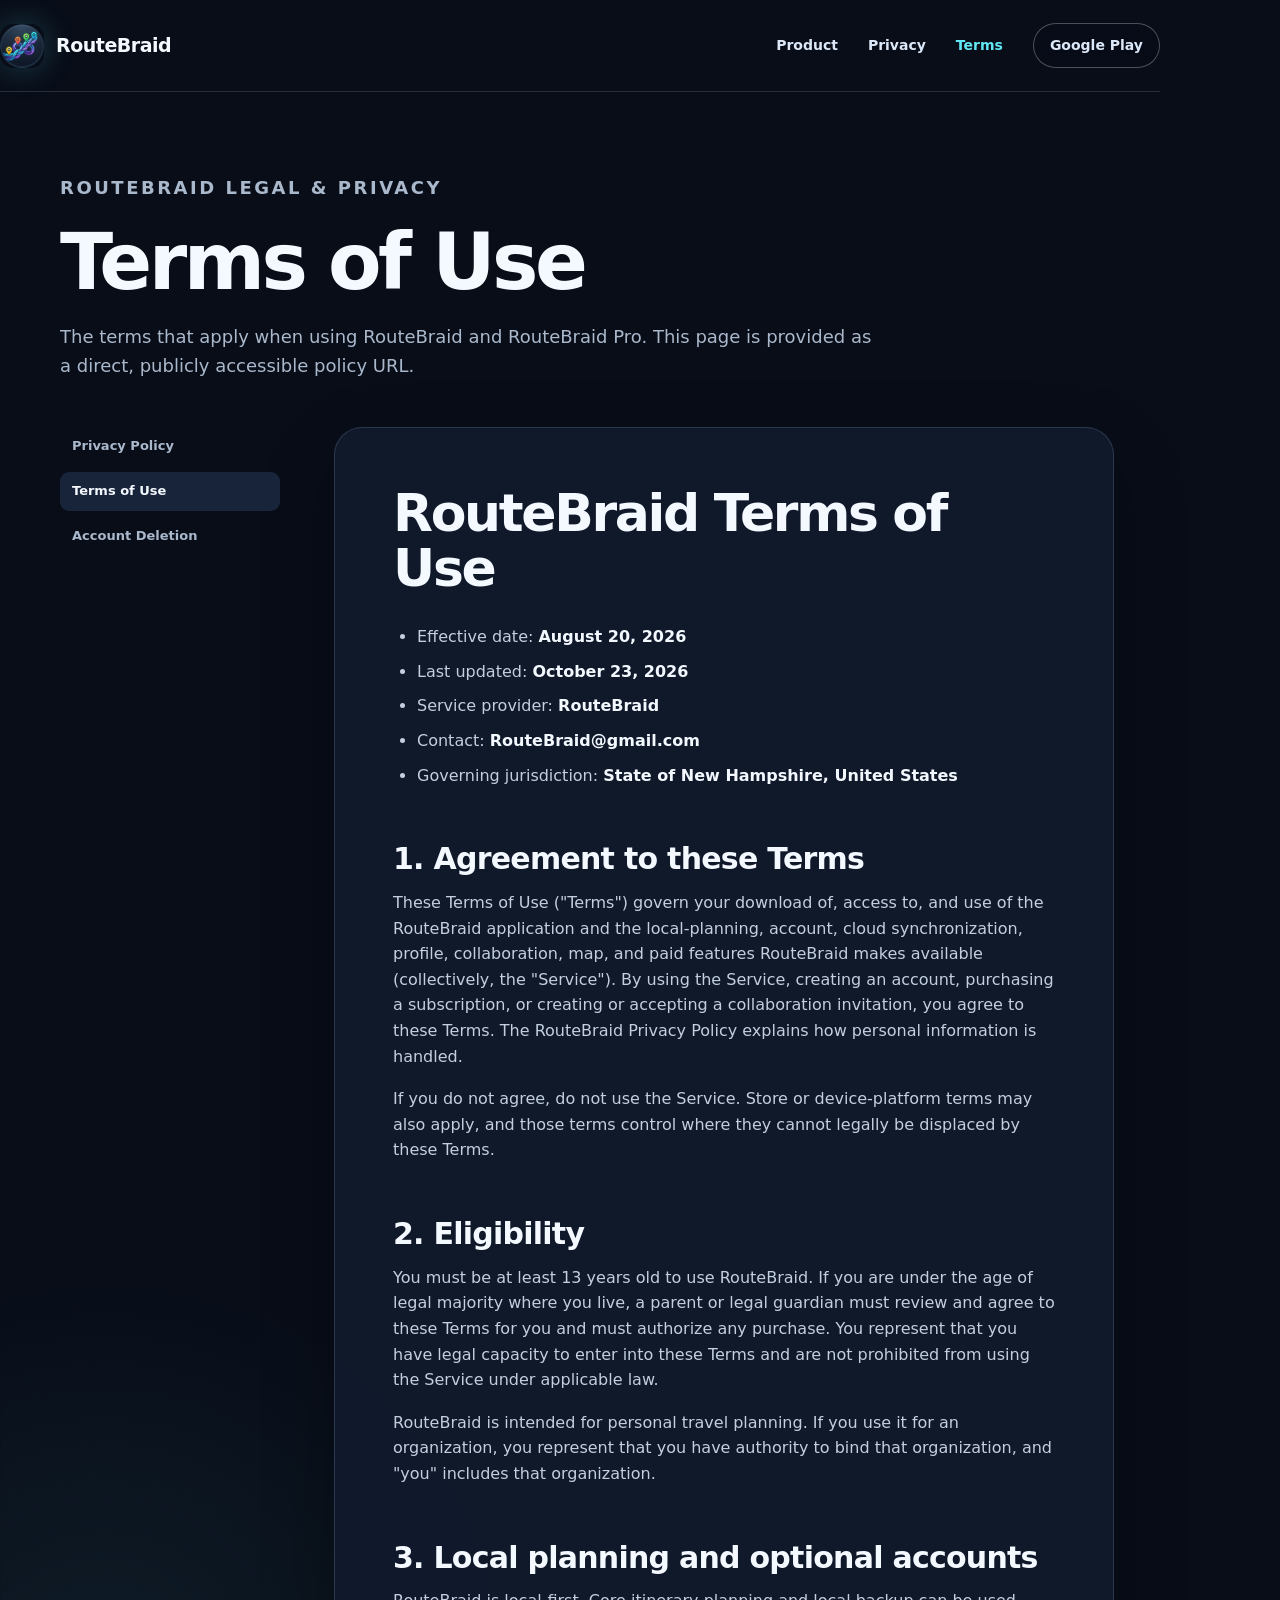
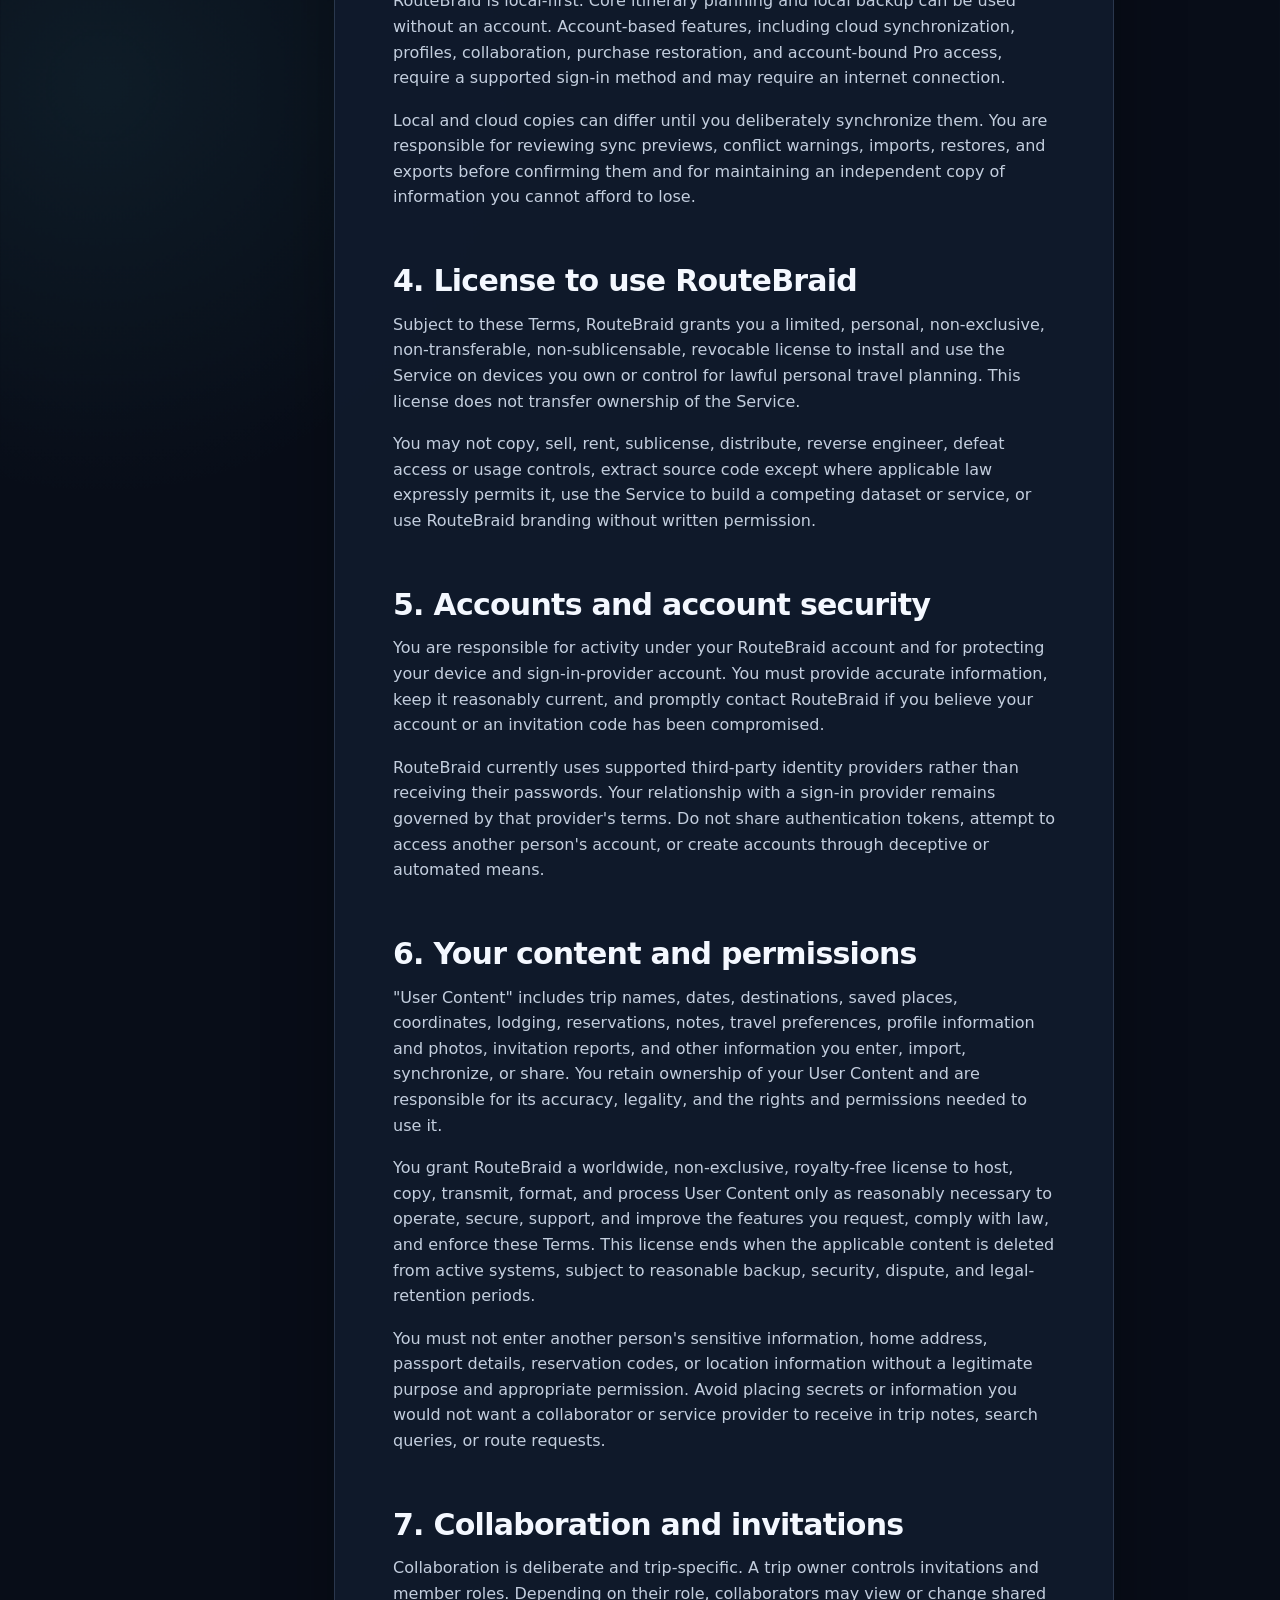
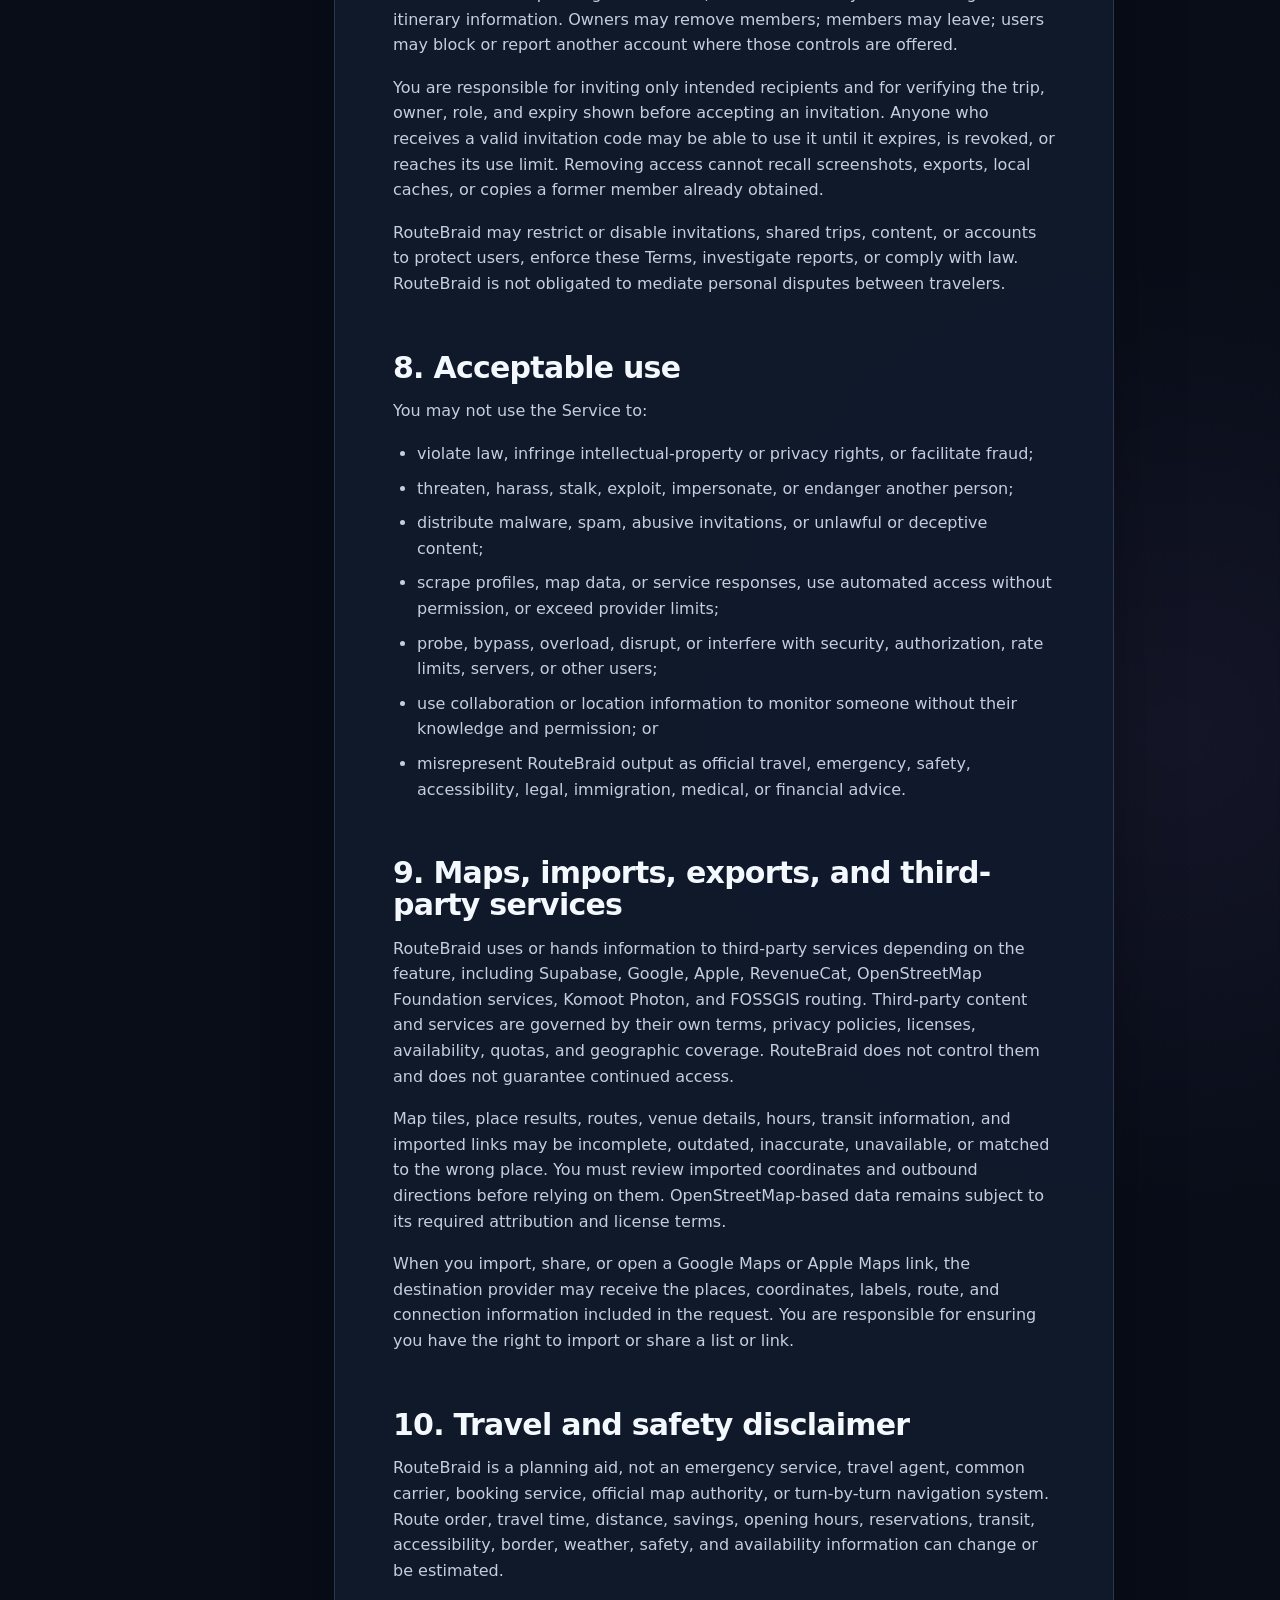
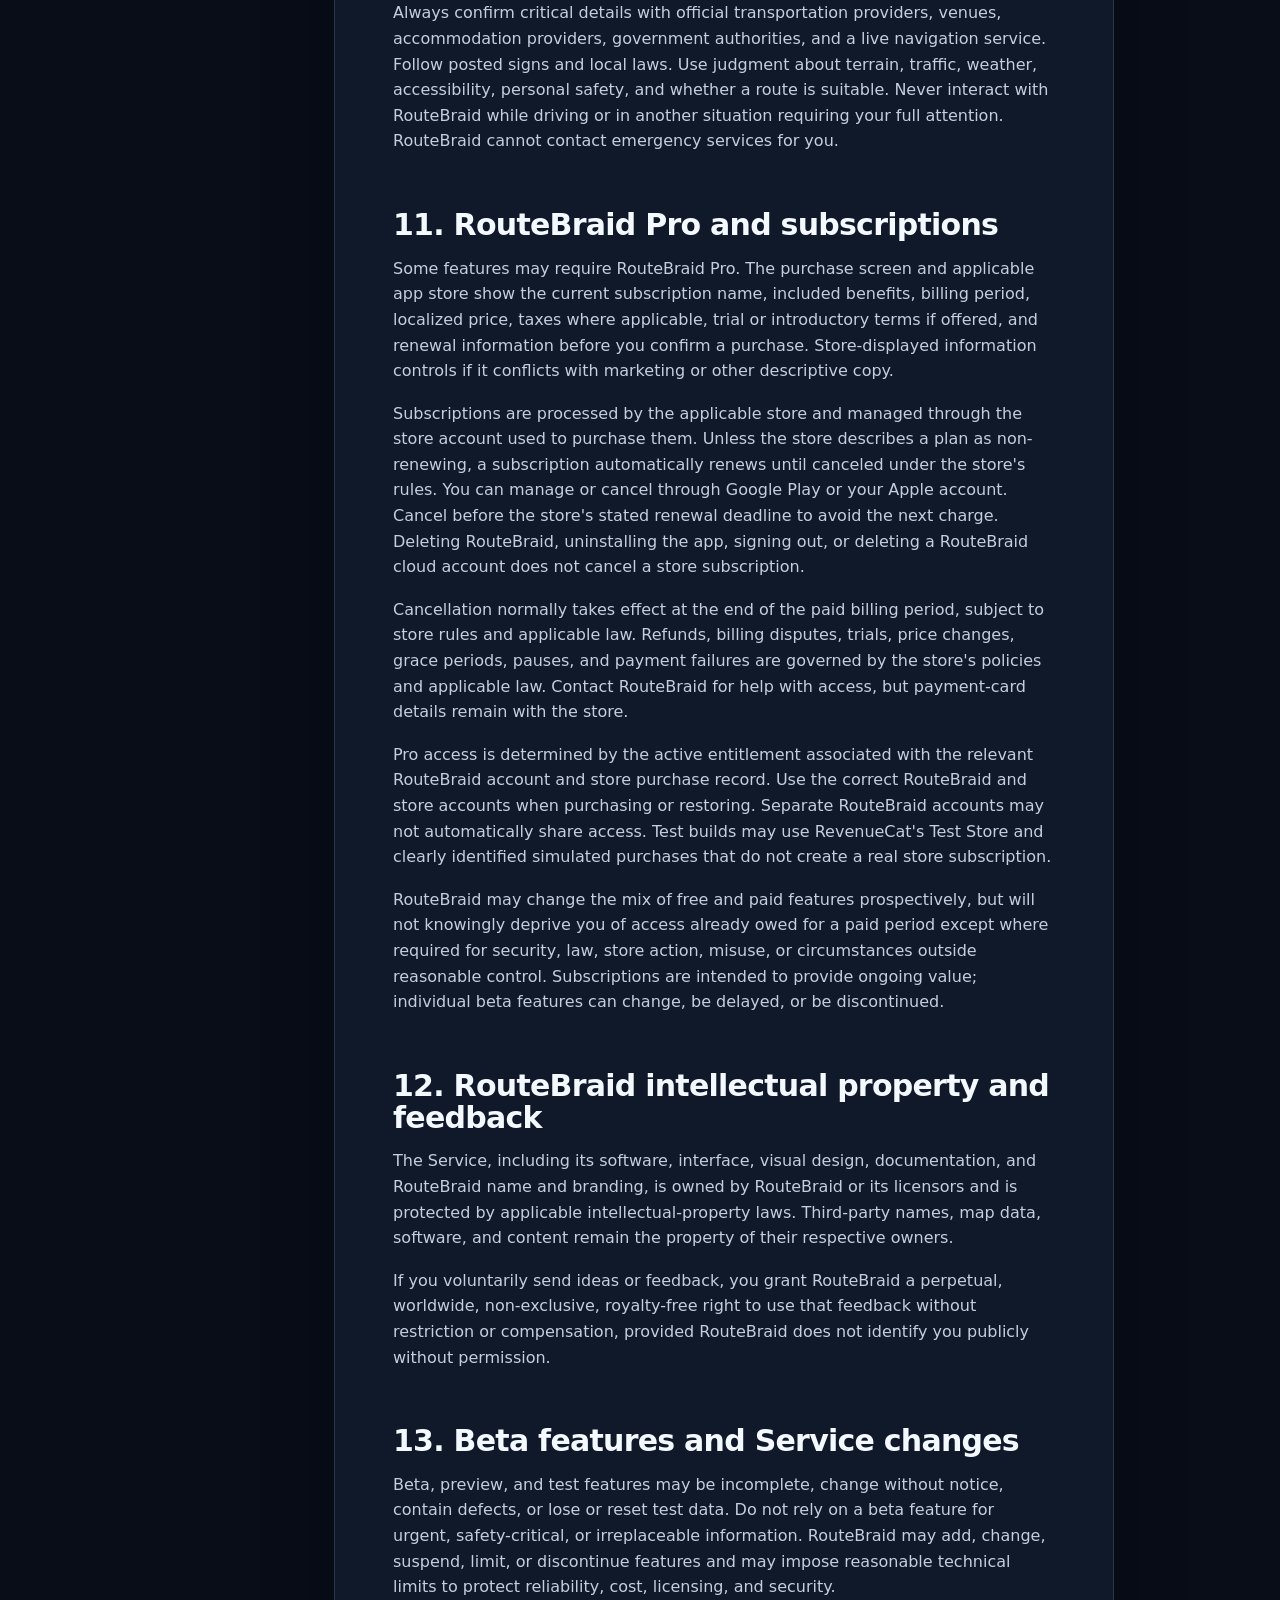
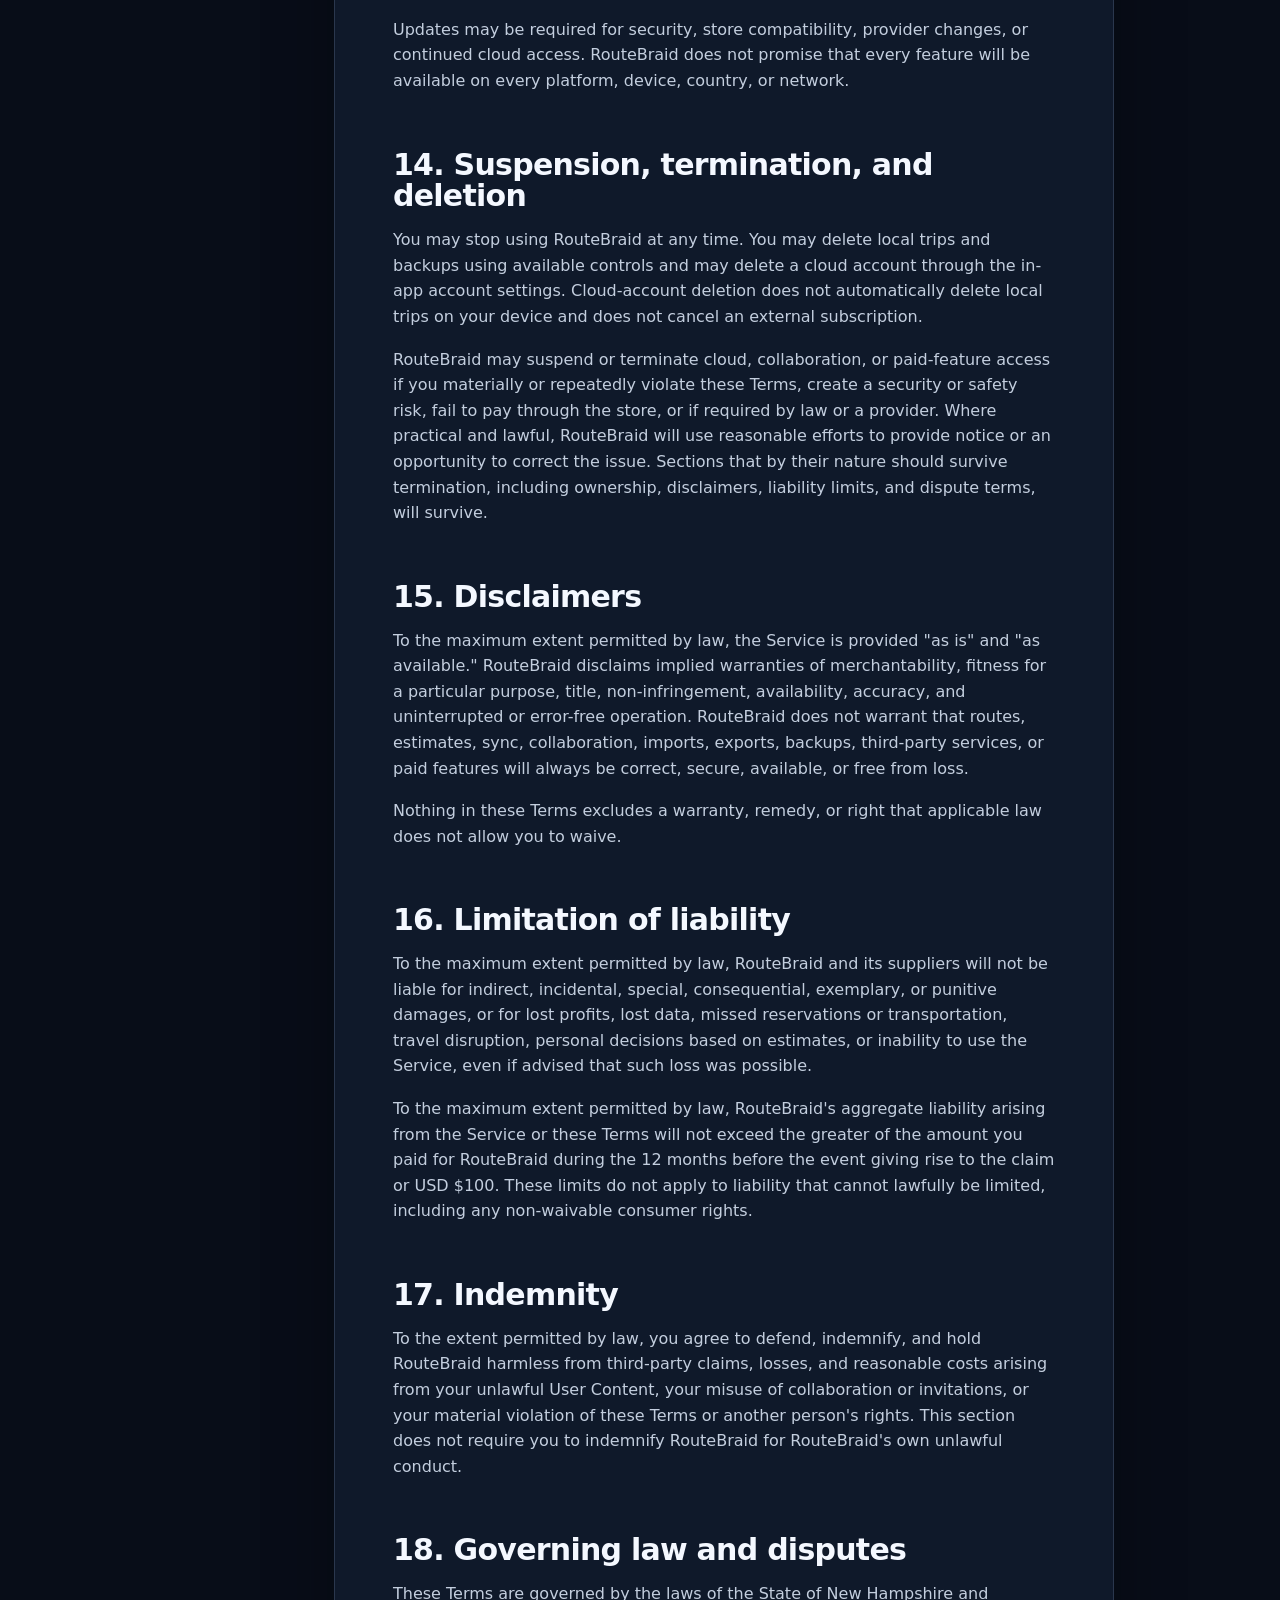
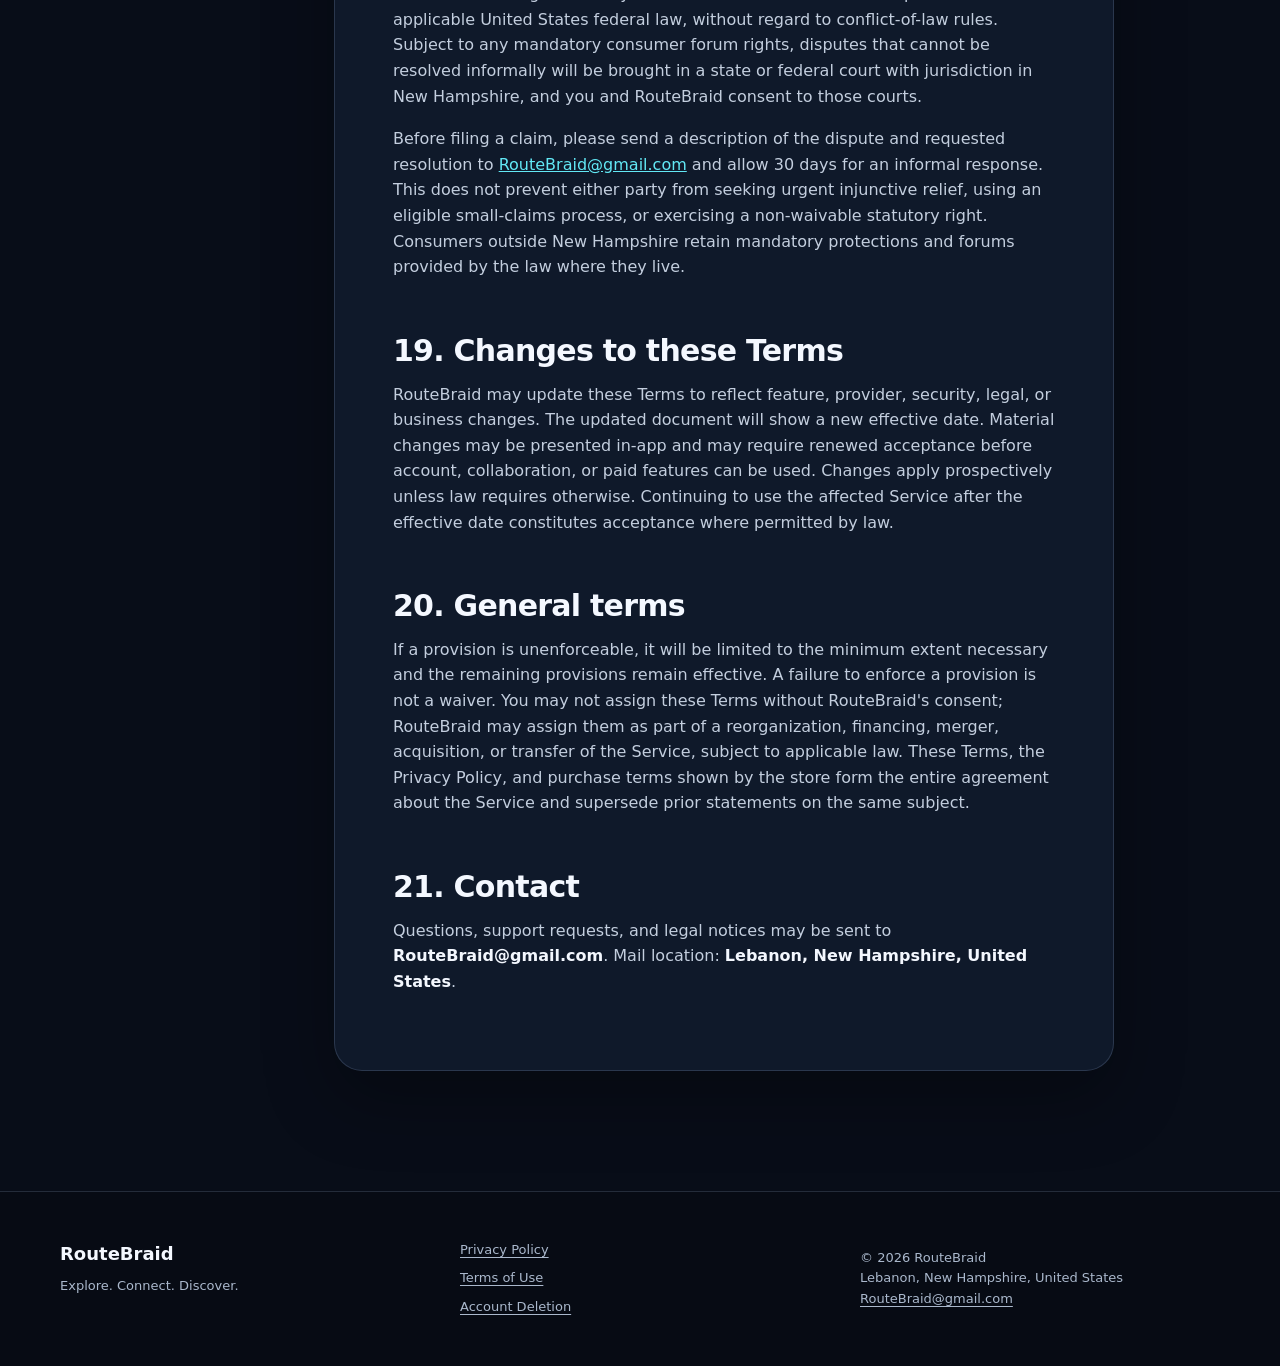
<file: terms/index.html>
<!doctype html>
<html lang="en">
<head>
  <meta charset="utf-8">
  <meta name="viewport" content="width=device-width, initial-scale=1">
  <meta name="theme-color" content="#0b1020">
  <meta name="description" content="The terms that apply when using RouteBraid and RouteBraid Pro.">
  <meta property="og:type" content="article">
  <meta property="og:title" content="Terms of Use · RouteBraid">
  <meta property="og:description" content="The terms that apply when using RouteBraid and RouteBraid Pro.">
  <title>Terms of Use · RouteBraid</title>
  <link rel="icon" href="../assets/app-icon.png">
  <link rel="stylesheet" href="../assets/styles.css">
</head>
<body class="legal-page">
  <a class="skip-link" href="#document">Skip to document</a>
  <header class="site-header">
    <a class="brand" href="../" aria-label="RouteBraid home">
      <img src="../assets/app-icon.png" alt="" width="44" height="44">
      <span>RouteBraid</span>
    </a>
    <nav class="site-nav" aria-label="Primary navigation">
      <a href="../">Product</a>
      <a href="../privacy/">Privacy</a>
      <a href="../terms/" aria-current="page">Terms</a>
      <a class="nav-cta" href="https://play.google.com/store/apps/details?id=com.routebraid.app" rel="noopener">Google Play</a>
    </nav>
  </header>
  <main class="legal-main shell">
    <header class="legal-intro">
      <p class="eyebrow">RouteBraid legal &amp; privacy</p>
      <h1>Terms of Use</h1>
      <p>The terms that apply when using RouteBraid and RouteBraid Pro. This page is provided as a direct, publicly accessible policy URL.</p>
    </header>
    <div class="legal-layout">
      <nav class="legal-side" aria-label="Legal documents">
        <a href="../privacy/">Privacy Policy</a>
<a href="../terms/" aria-current="page">Terms of Use</a>
<a href="../account-deletion/">Account Deletion</a>
      </nav>
      <article class="legal-document" id="document">
        <h1>RouteBraid Terms of Use</h1>
<ul>
<li>Effective date: <strong>August 20, 2026</strong></li>
<li>Last updated: <strong>October 23, 2026</strong></li>
<li>Service provider: <strong>RouteBraid</strong></li>
<li>Contact: <strong>RouteBraid@gmail.com</strong></li>
<li>Governing jurisdiction: <strong>State of New Hampshire, United States</strong></li>
</ul>
<h2>1. Agreement to these Terms</h2>
<p>These Terms of Use (&quot;Terms&quot;) govern your download of, access to, and use of the RouteBraid application and the local-planning, account, cloud synchronization, profile, collaboration, map, and paid features RouteBraid makes available (collectively, the &quot;Service&quot;). By using the Service, creating an account, purchasing a subscription, or creating or accepting a collaboration invitation, you agree to these Terms. The RouteBraid Privacy Policy explains how personal information is handled.</p>
<p>If you do not agree, do not use the Service. Store or device-platform terms may also apply, and those terms control where they cannot legally be displaced by these Terms.</p>
<h2>2. Eligibility</h2>
<p>You must be at least 13 years old to use RouteBraid. If you are under the age of legal majority where you live, a parent or legal guardian must review and agree to these Terms for you and must authorize any purchase. You represent that you have legal capacity to enter into these Terms and are not prohibited from using the Service under applicable law.</p>
<p>RouteBraid is intended for personal travel planning. If you use it for an organization, you represent that you have authority to bind that organization, and &quot;you&quot; includes that organization.</p>
<h2>3. Local planning and optional accounts</h2>
<p>RouteBraid is local-first. Core itinerary planning and local backup can be used without an account. Account-based features, including cloud synchronization, profiles, collaboration, purchase restoration, and account-bound Pro access, require a supported sign-in method and may require an internet connection.</p>
<p>Local and cloud copies can differ until you deliberately synchronize them. You are responsible for reviewing sync previews, conflict warnings, imports, restores, and exports before confirming them and for maintaining an independent copy of information you cannot afford to lose.</p>
<h2>4. License to use RouteBraid</h2>
<p>Subject to these Terms, RouteBraid grants you a limited, personal, non-exclusive, non-transferable, non-sublicensable, revocable license to install and use the Service on devices you own or control for lawful personal travel planning. This license does not transfer ownership of the Service.</p>
<p>You may not copy, sell, rent, sublicense, distribute, reverse engineer, defeat access or usage controls, extract source code except where applicable law expressly permits it, use the Service to build a competing dataset or service, or use RouteBraid branding without written permission.</p>
<h2>5. Accounts and account security</h2>
<p>You are responsible for activity under your RouteBraid account and for protecting your device and sign-in-provider account. You must provide accurate information, keep it reasonably current, and promptly contact RouteBraid if you believe your account or an invitation code has been compromised.</p>
<p>RouteBraid currently uses supported third-party identity providers rather than receiving their passwords. Your relationship with a sign-in provider remains governed by that provider's terms. Do not share authentication tokens, attempt to access another person's account, or create accounts through deceptive or automated means.</p>
<h2>6. Your content and permissions</h2>
<p>&quot;User Content&quot; includes trip names, dates, destinations, saved places, coordinates, lodging, reservations, notes, travel preferences, profile information and photos, invitation reports, and other information you enter, import, synchronize, or share. You retain ownership of your User Content and are responsible for its accuracy, legality, and the rights and permissions needed to use it.</p>
<p>You grant RouteBraid a worldwide, non-exclusive, royalty-free license to host, copy, transmit, format, and process User Content only as reasonably necessary to operate, secure, support, and improve the features you request, comply with law, and enforce these Terms. This license ends when the applicable content is deleted from active systems, subject to reasonable backup, security, dispute, and legal-retention periods.</p>
<p>You must not enter another person's sensitive information, home address, passport details, reservation codes, or location information without a legitimate purpose and appropriate permission. Avoid placing secrets or information you would not want a collaborator or service provider to receive in trip notes, search queries, or route requests.</p>
<h2>7. Collaboration and invitations</h2>
<p>Collaboration is deliberate and trip-specific. A trip owner controls invitations and member roles. Depending on their role, collaborators may view or change shared itinerary information. Owners may remove members; members may leave; users may block or report another account where those controls are offered.</p>
<p>You are responsible for inviting only intended recipients and for verifying the trip, owner, role, and expiry shown before accepting an invitation. Anyone who receives a valid invitation code may be able to use it until it expires, is revoked, or reaches its use limit. Removing access cannot recall screenshots, exports, local caches, or copies a former member already obtained.</p>
<p>RouteBraid may restrict or disable invitations, shared trips, content, or accounts to protect users, enforce these Terms, investigate reports, or comply with law. RouteBraid is not obligated to mediate personal disputes between travelers.</p>
<h2>8. Acceptable use</h2>
<p>You may not use the Service to:</p>
<ul>
<li>violate law, infringe intellectual-property or privacy rights, or facilitate fraud;</li>
<li>threaten, harass, stalk, exploit, impersonate, or endanger another person;</li>
<li>distribute malware, spam, abusive invitations, or unlawful or deceptive content;</li>
<li>scrape profiles, map data, or service responses, use automated access without permission, or exceed provider limits;</li>
<li>probe, bypass, overload, disrupt, or interfere with security, authorization, rate limits, servers, or other users;</li>
<li>use collaboration or location information to monitor someone without their knowledge and permission; or</li>
<li>misrepresent RouteBraid output as official travel, emergency, safety, accessibility, legal, immigration, medical, or financial advice.</li>
</ul>
<h2>9. Maps, imports, exports, and third-party services</h2>
<p>RouteBraid uses or hands information to third-party services depending on the feature, including Supabase, Google, Apple, RevenueCat, OpenStreetMap Foundation services, Komoot Photon, and FOSSGIS routing. Third-party content and services are governed by their own terms, privacy policies, licenses, availability, quotas, and geographic coverage. RouteBraid does not control them and does not guarantee continued access.</p>
<p>Map tiles, place results, routes, venue details, hours, transit information, and imported links may be incomplete, outdated, inaccurate, unavailable, or matched to the wrong place. You must review imported coordinates and outbound directions before relying on them. OpenStreetMap-based data remains subject to its required attribution and license terms.</p>
<p>When you import, share, or open a Google Maps or Apple Maps link, the destination provider may receive the places, coordinates, labels, route, and connection information included in the request. You are responsible for ensuring you have the right to import or share a list or link.</p>
<h2>10. Travel and safety disclaimer</h2>
<p>RouteBraid is a planning aid, not an emergency service, travel agent, common carrier, booking service, official map authority, or turn-by-turn navigation system. Route order, travel time, distance, savings, opening hours, reservations, transit, accessibility, border, weather, safety, and availability information can change or be estimated.</p>
<p>Always confirm critical details with official transportation providers, venues, accommodation providers, government authorities, and a live navigation service. Follow posted signs and local laws. Use judgment about terrain, traffic, weather, accessibility, personal safety, and whether a route is suitable. Never interact with RouteBraid while driving or in another situation requiring your full attention. RouteBraid cannot contact emergency services for you.</p>
<h2>11. RouteBraid Pro and subscriptions</h2>
<p>Some features may require RouteBraid Pro. The purchase screen and applicable app store show the current subscription name, included benefits, billing period, localized price, taxes where applicable, trial or introductory terms if offered, and renewal information before you confirm a purchase. Store-displayed information controls if it conflicts with marketing or other descriptive copy.</p>
<p>Subscriptions are processed by the applicable store and managed through the store account used to purchase them. Unless the store describes a plan as non-renewing, a subscription automatically renews until canceled under the store's rules. You can manage or cancel through Google Play or your Apple account. Cancel before the store's stated renewal deadline to avoid the next charge. Deleting RouteBraid, uninstalling the app, signing out, or deleting a RouteBraid cloud account does not cancel a store subscription.</p>
<p>Cancellation normally takes effect at the end of the paid billing period, subject to store rules and applicable law. Refunds, billing disputes, trials, price changes, grace periods, pauses, and payment failures are governed by the store's policies and applicable law. Contact RouteBraid for help with access, but payment-card details remain with the store.</p>
<p>Pro access is determined by the active entitlement associated with the relevant RouteBraid account and store purchase record. Use the correct RouteBraid and store accounts when purchasing or restoring. Separate RouteBraid accounts may not automatically share access. Test builds may use RevenueCat's Test Store and clearly identified simulated purchases that do not create a real store subscription.</p>
<p>RouteBraid may change the mix of free and paid features prospectively, but will not knowingly deprive you of access already owed for a paid period except where required for security, law, store action, misuse, or circumstances outside reasonable control. Subscriptions are intended to provide ongoing value; individual beta features can change, be delayed, or be discontinued.</p>
<h2>12. RouteBraid intellectual property and feedback</h2>
<p>The Service, including its software, interface, visual design, documentation, and RouteBraid name and branding, is owned by RouteBraid or its licensors and is protected by applicable intellectual-property laws. Third-party names, map data, software, and content remain the property of their respective owners.</p>
<p>If you voluntarily send ideas or feedback, you grant RouteBraid a perpetual, worldwide, non-exclusive, royalty-free right to use that feedback without restriction or compensation, provided RouteBraid does not identify you publicly without permission.</p>
<h2>13. Beta features and Service changes</h2>
<p>Beta, preview, and test features may be incomplete, change without notice, contain defects, or lose or reset test data. Do not rely on a beta feature for urgent, safety-critical, or irreplaceable information. RouteBraid may add, change, suspend, limit, or discontinue features and may impose reasonable technical limits to protect reliability, cost, licensing, and security.</p>
<p>Updates may be required for security, store compatibility, provider changes, or continued cloud access. RouteBraid does not promise that every feature will be available on every platform, device, country, or network.</p>
<h2>14. Suspension, termination, and deletion</h2>
<p>You may stop using RouteBraid at any time. You may delete local trips and backups using available controls and may delete a cloud account through the in-app account settings. Cloud-account deletion does not automatically delete local trips on your device and does not cancel an external subscription.</p>
<p>RouteBraid may suspend or terminate cloud, collaboration, or paid-feature access if you materially or repeatedly violate these Terms, create a security or safety risk, fail to pay through the store, or if required by law or a provider. Where practical and lawful, RouteBraid will use reasonable efforts to provide notice or an opportunity to correct the issue. Sections that by their nature should survive termination, including ownership, disclaimers, liability limits, and dispute terms, will survive.</p>
<h2>15. Disclaimers</h2>
<p>To the maximum extent permitted by law, the Service is provided &quot;as is&quot; and &quot;as available.&quot; RouteBraid disclaims implied warranties of merchantability, fitness for a particular purpose, title, non-infringement, availability, accuracy, and uninterrupted or error-free operation. RouteBraid does not warrant that routes, estimates, sync, collaboration, imports, exports, backups, third-party services, or paid features will always be correct, secure, available, or free from loss.</p>
<p>Nothing in these Terms excludes a warranty, remedy, or right that applicable law does not allow you to waive.</p>
<h2>16. Limitation of liability</h2>
<p>To the maximum extent permitted by law, RouteBraid and its suppliers will not be liable for indirect, incidental, special, consequential, exemplary, or punitive damages, or for lost profits, lost data, missed reservations or transportation, travel disruption, personal decisions based on estimates, or inability to use the Service, even if advised that such loss was possible.</p>
<p>To the maximum extent permitted by law, RouteBraid's aggregate liability arising from the Service or these Terms will not exceed the greater of the amount you paid for RouteBraid during the 12 months before the event giving rise to the claim or USD $100. These limits do not apply to liability that cannot lawfully be limited, including any non-waivable consumer rights.</p>
<h2>17. Indemnity</h2>
<p>To the extent permitted by law, you agree to defend, indemnify, and hold RouteBraid harmless from third-party claims, losses, and reasonable costs arising from your unlawful User Content, your misuse of collaboration or invitations, or your material violation of these Terms or another person's rights. This section does not require you to indemnify RouteBraid for RouteBraid's own unlawful conduct.</p>
<h2>18. Governing law and disputes</h2>
<p>These Terms are governed by the laws of the State of New Hampshire and applicable United States federal law, without regard to conflict-of-law rules. Subject to any mandatory consumer forum rights, disputes that cannot be resolved informally will be brought in a state or federal court with jurisdiction in New Hampshire, and you and RouteBraid consent to those courts.</p>
<p>Before filing a claim, please send a description of the dispute and requested resolution to <a href="mailto:RouteBraid@gmail.com">RouteBraid@gmail.com</a> and allow 30 days for an informal response. This does not prevent either party from seeking urgent injunctive relief, using an eligible small-claims process, or exercising a non-waivable statutory right. Consumers outside New Hampshire retain mandatory protections and forums provided by the law where they live.</p>
<h2>19. Changes to these Terms</h2>
<p>RouteBraid may update these Terms to reflect feature, provider, security, legal, or business changes. The updated document will show a new effective date. Material changes may be presented in-app and may require renewed acceptance before account, collaboration, or paid features can be used. Changes apply prospectively unless law requires otherwise. Continuing to use the affected Service after the effective date constitutes acceptance where permitted by law.</p>
<h2>20. General terms</h2>
<p>If a provision is unenforceable, it will be limited to the minimum extent necessary and the remaining provisions remain effective. A failure to enforce a provision is not a waiver. You may not assign these Terms without RouteBraid's consent; RouteBraid may assign them as part of a reorganization, financing, merger, acquisition, or transfer of the Service, subject to applicable law. These Terms, the Privacy Policy, and purchase terms shown by the store form the entire agreement about the Service and supersede prior statements on the same subject.</p>
<h2>21. Contact</h2>
<p>Questions, support requests, and legal notices may be sent to <strong>RouteBraid@gmail.com</strong>. Mail location: <strong>Lebanon, New Hampshire, United States</strong>.</p>
      </article>
    </div>
  </main>
  <footer class="site-footer">
    <div class="shell footer-grid">
      <div><strong>RouteBraid</strong><p>Explore. Connect. Discover.</p></div>
      <nav aria-label="Legal navigation"><a href="../privacy/">Privacy Policy</a>
<a href="../terms/" aria-current="page">Terms of Use</a>
<a href="../account-deletion/">Account Deletion</a></nav>
      <p>© 2026 RouteBraid<br>Lebanon, New Hampshire, United States<br><a href="mailto:RouteBraid@gmail.com">RouteBraid@gmail.com</a></p>
    </div>
  </footer>
</body>
</html>
</file>
<file: assets/styles.css>
:root {
  color-scheme: dark;
  --bg: #080d18;
  --bg-raised: #0f1728;
  --surface: #131d30;
  --surface-soft: #18243a;
  --line: rgba(168, 193, 231, 0.18);
  --text: #f4f8ff;
  --muted: #aab8cc;
  --cyan: #62e8f5;
  --violet: #b98cff;
  --primary: #8b6df6;
  --primary-strong: #7658ef;
  --shadow: 0 28px 70px rgba(0, 0, 0, 0.3);
  font-family: Inter, ui-sans-serif, system-ui, -apple-system, BlinkMacSystemFont, "Segoe UI", sans-serif;
}

* { box-sizing: border-box; }

html {
  scroll-behavior: smooth;
  background: var(--bg);
}

body {
  margin: 0;
  background:
    radial-gradient(circle at 8% 18%, rgba(98, 232, 245, 0.07), transparent 26rem),
    radial-gradient(circle at 92% 42%, rgba(185, 140, 255, 0.07), transparent 30rem),
    var(--bg);
  color: var(--text);
  font-family: inherit;
  line-height: 1.6;
}

img { max-width: 100%; }
a { color: inherit; }

.skip-link {
  position: fixed;
  z-index: 100;
  top: 12px;
  left: 12px;
  padding: 10px 14px;
  border-radius: 8px;
  background: #fff;
  color: #101524;
  transform: translateY(-150%);
}

.skip-link:focus { transform: translateY(0); }

.shell {
  width: min(1160px, calc(100% - 40px));
  margin-inline: auto;
}

.site-header {
  position: absolute;
  z-index: 10;
  top: 0;
  left: 50%;
  display: flex;
  width: min(1160px, calc(100% - 40px));
  min-height: 92px;
  align-items: center;
  justify-content: space-between;
  gap: 28px;
  border-bottom: 1px solid rgba(255, 255, 255, 0.14);
  transform: translateX(-50%);
}

.brand {
  display: inline-flex;
  align-items: center;
  gap: 12px;
  font-size: 19px;
  font-weight: 850;
  letter-spacing: -0.025em;
  text-decoration: none;
}

.brand img {
  width: 44px;
  height: 44px;
  border-radius: 13px;
  box-shadow: 0 0 32px rgba(98, 232, 245, 0.22);
}

.site-nav {
  display: flex;
  align-items: center;
  gap: clamp(14px, 2.4vw, 30px);
  color: #dce8f8;
  font-size: 14px;
  font-weight: 700;
}

.site-nav a { text-decoration: none; }
.site-nav a:hover { color: var(--cyan); }

.site-nav .nav-cta {
  padding: 10px 16px;
  border: 1px solid rgba(255, 255, 255, 0.28);
  border-radius: 999px;
  background: rgba(8, 13, 24, 0.42);
  backdrop-filter: blur(10px);
}

.hero {
  position: relative;
  display: grid;
  min-height: 780px;
  align-items: end;
  overflow: hidden;
  border-bottom: 1px solid var(--line);
}

.hero-image,
.hero-shade {
  position: absolute;
  inset: 0;
}

.hero-image {
  background-image: url("routebraid-hero.jpg");
  background-position: center;
  background-size: cover;
  transform: scale(1.025);
}

.hero-shade {
  background:
    linear-gradient(90deg, rgba(4, 8, 17, 0.97) 0%, rgba(4, 8, 17, 0.84) 38%, rgba(4, 8, 17, 0.16) 74%),
    linear-gradient(0deg, #080d18 0%, transparent 44%);
}

.hero-content {
  position: relative;
  z-index: 1;
  padding-top: 170px;
  padding-bottom: 116px;
}

.eyebrow {
  margin: 0 0 18px;
  color: var(--cyan);
  font-size: 12px;
  font-weight: 850;
  letter-spacing: 0.14em;
  text-transform: uppercase;
}

.status-dot {
  display: inline-block;
  width: 8px;
  height: 8px;
  margin-right: 9px;
  border-radius: 50%;
  background: #50e5ae;
  box-shadow: 0 0 15px #50e5ae;
}

h1,
h2,
h3 {
  margin-top: 0;
  line-height: 1.06;
  letter-spacing: -0.045em;
}

h1 {
  max-width: 760px;
  margin-bottom: 25px;
  font-size: clamp(52px, 7.4vw, 92px);
}

h2 { font-size: clamp(38px, 5.2vw, 68px); }
h3 { font-size: 24px; }

.hero-copy {
  max-width: 675px;
  margin: 0 0 34px;
  color: #c4d1e2;
  font-size: clamp(18px, 2.2vw, 22px);
}

.hero-actions {
  display: flex;
  flex-wrap: wrap;
  gap: 12px;
}

.button {
  display: inline-flex;
  min-height: 50px;
  align-items: center;
  justify-content: center;
  padding: 13px 21px;
  border: 1px solid transparent;
  border-radius: 13px;
  font-weight: 800;
  text-decoration: none;
  transition: transform 150ms ease, border-color 150ms ease, background 150ms ease;
}

.button:hover { transform: translateY(-2px); }

.button-primary {
  background: linear-gradient(135deg, var(--primary-strong), #9c72f4);
  box-shadow: 0 15px 38px rgba(118, 88, 239, 0.26);
  color: #fff;
}

.button-quiet {
  border-color: rgba(255, 255, 255, 0.24);
  background: rgba(10, 16, 29, 0.64);
  color: #eef5ff;
}

.availability {
  margin: 15px 0 0;
  color: #91a3bb;
  font-size: 12px;
}

.signal-strip {
  border-bottom: 1px solid var(--line);
  background: rgba(15, 23, 40, 0.84);
}

.signal-grid {
  display: grid;
  grid-template-columns: repeat(4, 1fr);
  padding-block: 23px;
  color: var(--muted);
  font-size: 13px;
}

.signal-grid span {
  padding: 3px 18px;
  border-right: 1px solid var(--line);
  text-align: center;
}

.signal-grid span:first-child { padding-left: 0; }
.signal-grid span:last-child { padding-right: 0; border-right: 0; }
.signal-grid strong { color: var(--text); }

.section { padding-block: clamp(84px, 11vw, 148px); }

.section-heading {
  display: grid;
  max-width: 970px;
  grid-template-columns: minmax(0, 1.25fr) minmax(280px, 0.75fr);
  gap: 20px 70px;
  align-items: end;
  margin-bottom: 56px;
}

.section-heading .eyebrow { grid-column: 1 / -1; margin-bottom: -1px; }
.section-heading h2 { margin-bottom: 0; }
.section-heading > p:last-child { margin: 0 0 7px; color: var(--muted); font-size: 18px; }

.feature-grid {
  display: grid;
  grid-template-columns: repeat(2, minmax(0, 1fr));
  gap: 16px;
}

.feature-card {
  position: relative;
  min-height: 265px;
  padding: clamp(26px, 4vw, 42px);
  overflow: hidden;
  border: 1px solid var(--line);
  border-radius: 24px;
  background: linear-gradient(145deg, rgba(24, 36, 58, 0.94), rgba(13, 22, 38, 0.96));
  box-shadow: 0 15px 50px rgba(0, 0, 0, 0.14);
}

.feature-card::after {
  position: absolute;
  right: -70px;
  bottom: -100px;
  width: 230px;
  height: 230px;
  border: 1px solid rgba(98, 232, 245, 0.12);
  border-radius: 50%;
  box-shadow: 0 0 80px rgba(98, 232, 245, 0.08) inset;
  content: "";
}

.feature-wide { grid-column: 1 / -1; min-height: 300px; }
.feature-wide p { max-width: 650px; }
.feature-accent { border-color: rgba(185, 140, 255, 0.36); }

.feature-number {
  display: block;
  margin-bottom: 66px;
  color: var(--cyan);
  font-size: 12px;
  font-weight: 850;
  letter-spacing: 0.14em;
}

.feature-card h3 { max-width: 600px; margin-bottom: 13px; }
.feature-card p { position: relative; z-index: 1; max-width: 520px; margin: 0; color: var(--muted); }

.process-section {
  border-block: 1px solid var(--line);
  background: linear-gradient(135deg, rgba(19, 29, 48, 0.82), rgba(8, 13, 24, 0.6));
}

.process-layout {
  display: grid;
  grid-template-columns: 0.8fr 1.2fr;
  gap: 70px;
}

.section-heading.compact {
  display: block;
  margin: 0;
}

.process-list {
  margin: 0;
  padding: 0;
  list-style: none;
}

.process-list li {
  display: grid;
  grid-template-columns: 48px 1fr;
  gap: 20px;
  padding: 25px 0;
  border-top: 1px solid var(--line);
}

.process-list li:last-child { border-bottom: 1px solid var(--line); }
.process-list > li > span { color: var(--cyan); font-weight: 850; }
.process-list strong { font-size: 19px; }
.process-list p { margin: 5px 0 0; color: var(--muted); }

.privacy-panel {
  display: grid;
  grid-template-columns: 1fr 0.9fr;
  gap: 70px;
  align-items: start;
}

.privacy-panel h2 { margin-bottom: 0; }
.privacy-copy > p { margin-top: 38px; color: var(--muted); font-size: 18px; }

.text-links {
  display: grid;
  gap: 0;
  margin-top: 34px;
  border-top: 1px solid var(--line);
}

.text-links a {
  display: flex;
  justify-content: space-between;
  padding: 17px 0;
  border-bottom: 1px solid var(--line);
  font-weight: 800;
  text-decoration: none;
}

.text-links a:hover { color: var(--cyan); }

.final-cta {
  margin-bottom: 110px;
  padding: clamp(42px, 7vw, 78px);
  border: 1px solid rgba(185, 140, 255, 0.3);
  border-radius: 30px;
  background:
    radial-gradient(circle at 90% 10%, rgba(98, 232, 245, 0.14), transparent 22rem),
    linear-gradient(140deg, #1a2540, #141a31);
  box-shadow: var(--shadow);
}

.final-cta h2 { max-width: 830px; margin-bottom: 35px; }

.site-footer {
  padding: 48px 0;
  border-top: 1px solid var(--line);
  background: #070b14;
}

.footer-grid {
  display: grid;
  grid-template-columns: 1fr 1fr 1fr;
  gap: 40px;
  color: var(--muted);
  font-size: 13px;
}

.footer-grid strong { color: var(--text); font-size: 18px; }
.footer-grid p { margin: 8px 0 0; }
.footer-grid nav { display: grid; align-content: start; gap: 8px; }
.footer-grid a { text-underline-offset: 3px; }

/* Legal pages */
.legal-page .site-header {
  position: relative;
  left: auto;
  transform: none;
}

.legal-page .site-nav a[aria-current="page"] { color: var(--cyan); }

.legal-main {
  padding: 82px 0 120px;
}

.legal-intro {
  max-width: 820px;
  margin-bottom: 46px;
}

.legal-intro h1 {
  margin-bottom: 20px;
  font-size: clamp(46px, 6.5vw, 78px);
}

.legal-intro p { color: var(--muted); font-size: 18px; }

.legal-layout {
  display: grid;
  grid-template-columns: 220px minmax(0, 780px);
  gap: 54px;
  align-items: start;
}

.legal-side {
  position: sticky;
  top: 28px;
  display: grid;
  gap: 6px;
}

.legal-side a {
  padding: 9px 12px;
  border-radius: 9px;
  color: var(--muted);
  font-size: 13px;
  font-weight: 700;
  text-decoration: none;
}

.legal-side a:hover,
.legal-side a[aria-current="page"] {
  background: var(--surface-soft);
  color: var(--text);
}

.legal-document {
  padding: clamp(28px, 5vw, 58px);
  border: 1px solid var(--line);
  border-radius: 28px;
  background: rgba(17, 27, 45, 0.92);
  box-shadow: var(--shadow);
}

.legal-document h1 {
  margin-bottom: 28px;
  font-size: clamp(34px, 5vw, 52px);
}

.legal-document h2 {
  margin: 46px 0 15px;
  padding-top: 9px;
  font-size: clamp(23px, 3.5vw, 30px);
  letter-spacing: -0.025em;
}

.legal-document p,
.legal-document li { color: #c3cede; }
.legal-document p { margin: 0 0 17px; }
.legal-document ul,
.legal-document ol { margin: 0 0 22px; padding-left: 24px; }
.legal-document li + li { margin-top: 9px; }
.legal-document strong { color: #f3f7fe; }
.legal-document a { color: var(--cyan); }

a:focus-visible,
.button:focus-visible {
  outline: 3px solid var(--cyan);
  outline-offset: 4px;
}

@media (max-width: 820px) {
  .site-header { min-height: 78px; }
  .site-nav a:not(.nav-cta) { display: none; }
  .hero { min-height: 720px; }
  .hero-shade {
    background:
      linear-gradient(90deg, rgba(4, 8, 17, 0.95), rgba(4, 8, 17, 0.52)),
      linear-gradient(0deg, #080d18 0%, transparent 52%);
  }
  .hero-content { padding-bottom: 84px; }
  .signal-grid { grid-template-columns: repeat(2, 1fr); row-gap: 14px; }
  .signal-grid span:nth-child(2) { border-right: 0; }
  .section-heading,
  .process-layout,
  .privacy-panel { grid-template-columns: 1fr; }
  .section-heading { gap: 20px; }
  .process-layout,
  .privacy-panel { gap: 44px; }
  .privacy-copy > p { margin-top: 0; }
  .legal-layout { grid-template-columns: 1fr; gap: 24px; }
  .legal-side {
    position: static;
    display: flex;
    padding-bottom: 8px;
    overflow-x: auto;
  }
  .legal-side a { flex: 0 0 auto; }
}

@media (max-width: 580px) {
  .shell,
  .site-header { width: min(100% - 28px, 1160px); }
  .brand img { width: 38px; height: 38px; }
  .site-nav { gap: 8px; }
  .site-nav .nav-cta { padding: 8px 12px; font-size: 12px; }
  .hero { min-height: 700px; }
  .hero-image { background-position: 64% center; }
  .hero-content { padding-top: 145px; }
  h1 { font-size: clamp(46px, 15vw, 66px); }
  .signal-grid { grid-template-columns: 1fr; }
  .signal-grid span { border-right: 0; text-align: left; padding-inline: 0; }
  .feature-grid { grid-template-columns: 1fr; }
  .feature-wide { grid-column: auto; }
  .feature-number { margin-bottom: 42px; }
  .footer-grid { grid-template-columns: 1fr; }
  .legal-main { padding-top: 48px; }
  .legal-document { border-radius: 20px; }
}

@media (prefers-reduced-motion: reduce) {
  html { scroll-behavior: auto; }
  .button { transition: none; }
}

@media print {
  :root { color-scheme: light; }
  body,
  .legal-page { background: #fff; color: #111; }
  .site-header,
  .legal-side,
  .site-footer { display: none; }
  .legal-main { padding: 0; }
  .legal-layout { display: block; }
  .legal-document { padding: 0; border: 0; box-shadow: none; background: #fff; }
  .legal-document p,
  .legal-document li { color: #222; }
  .legal-document strong { color: #111; }
}
</file>
